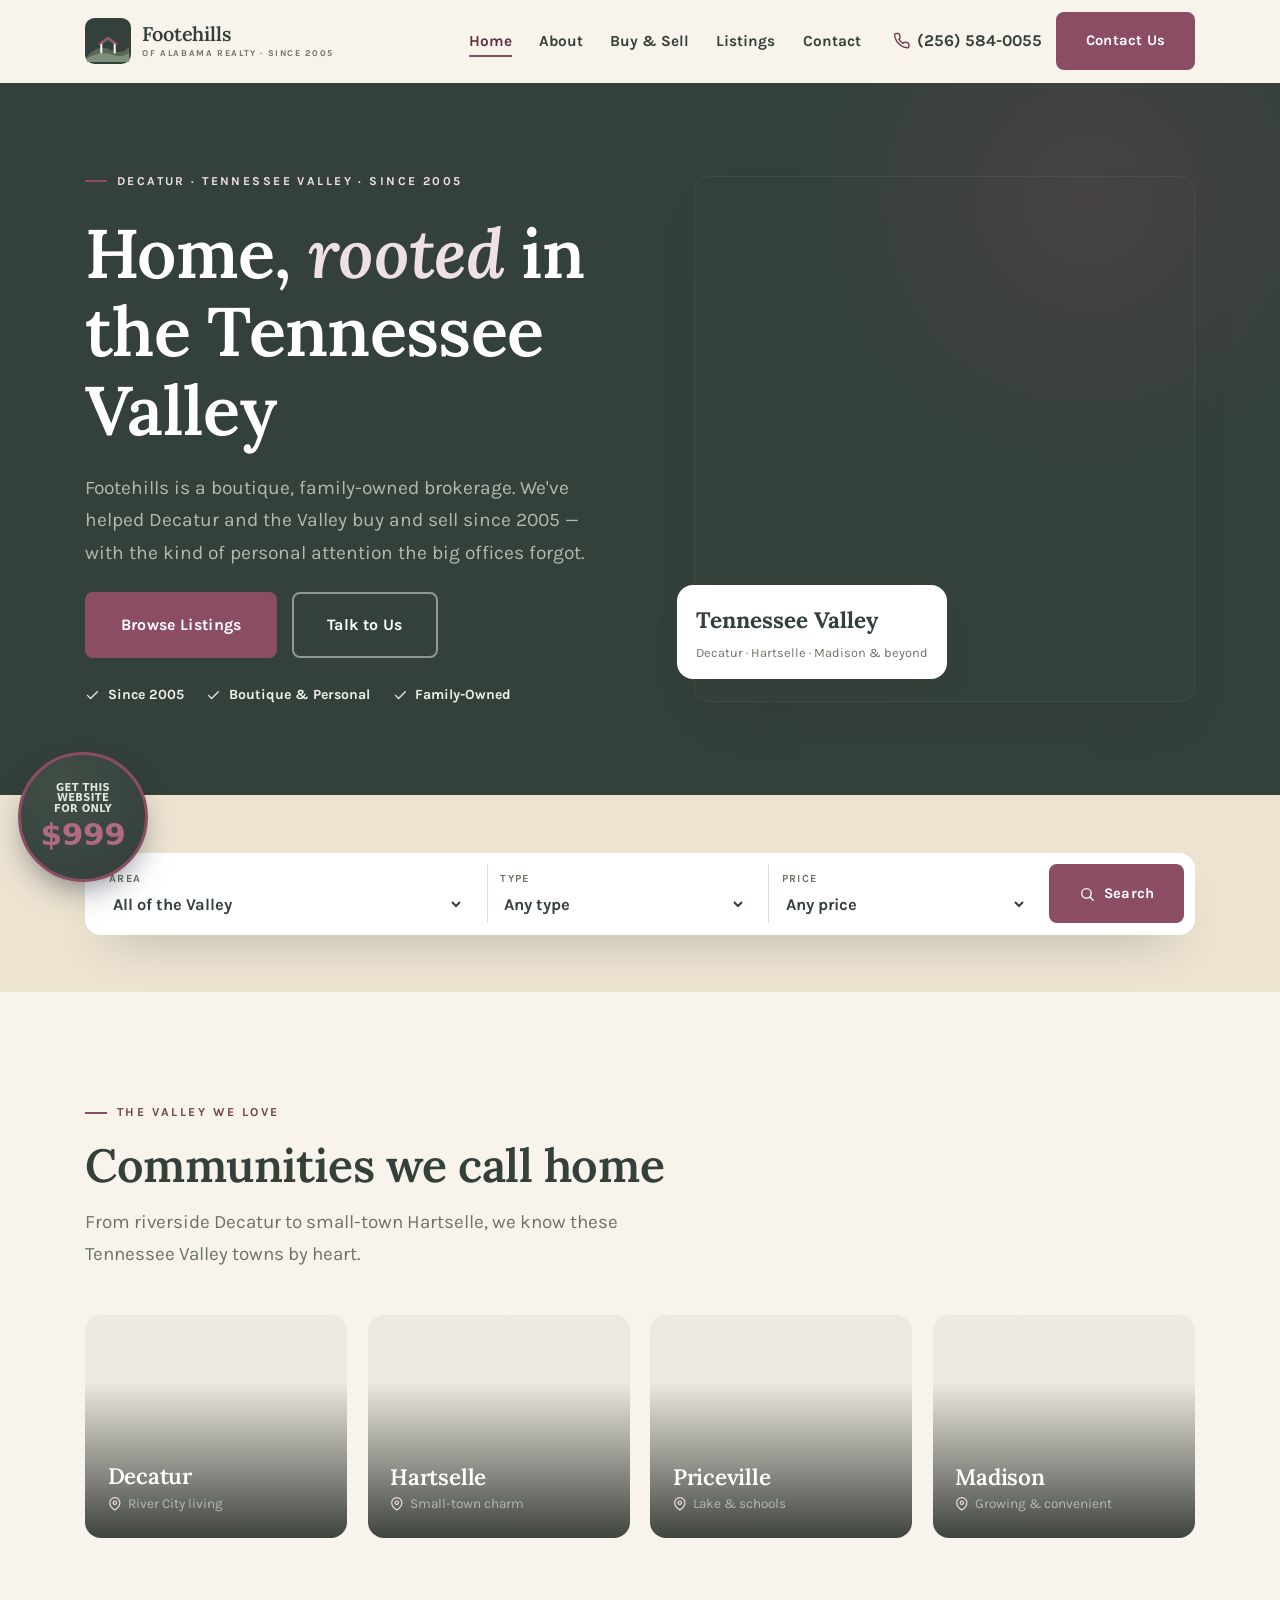
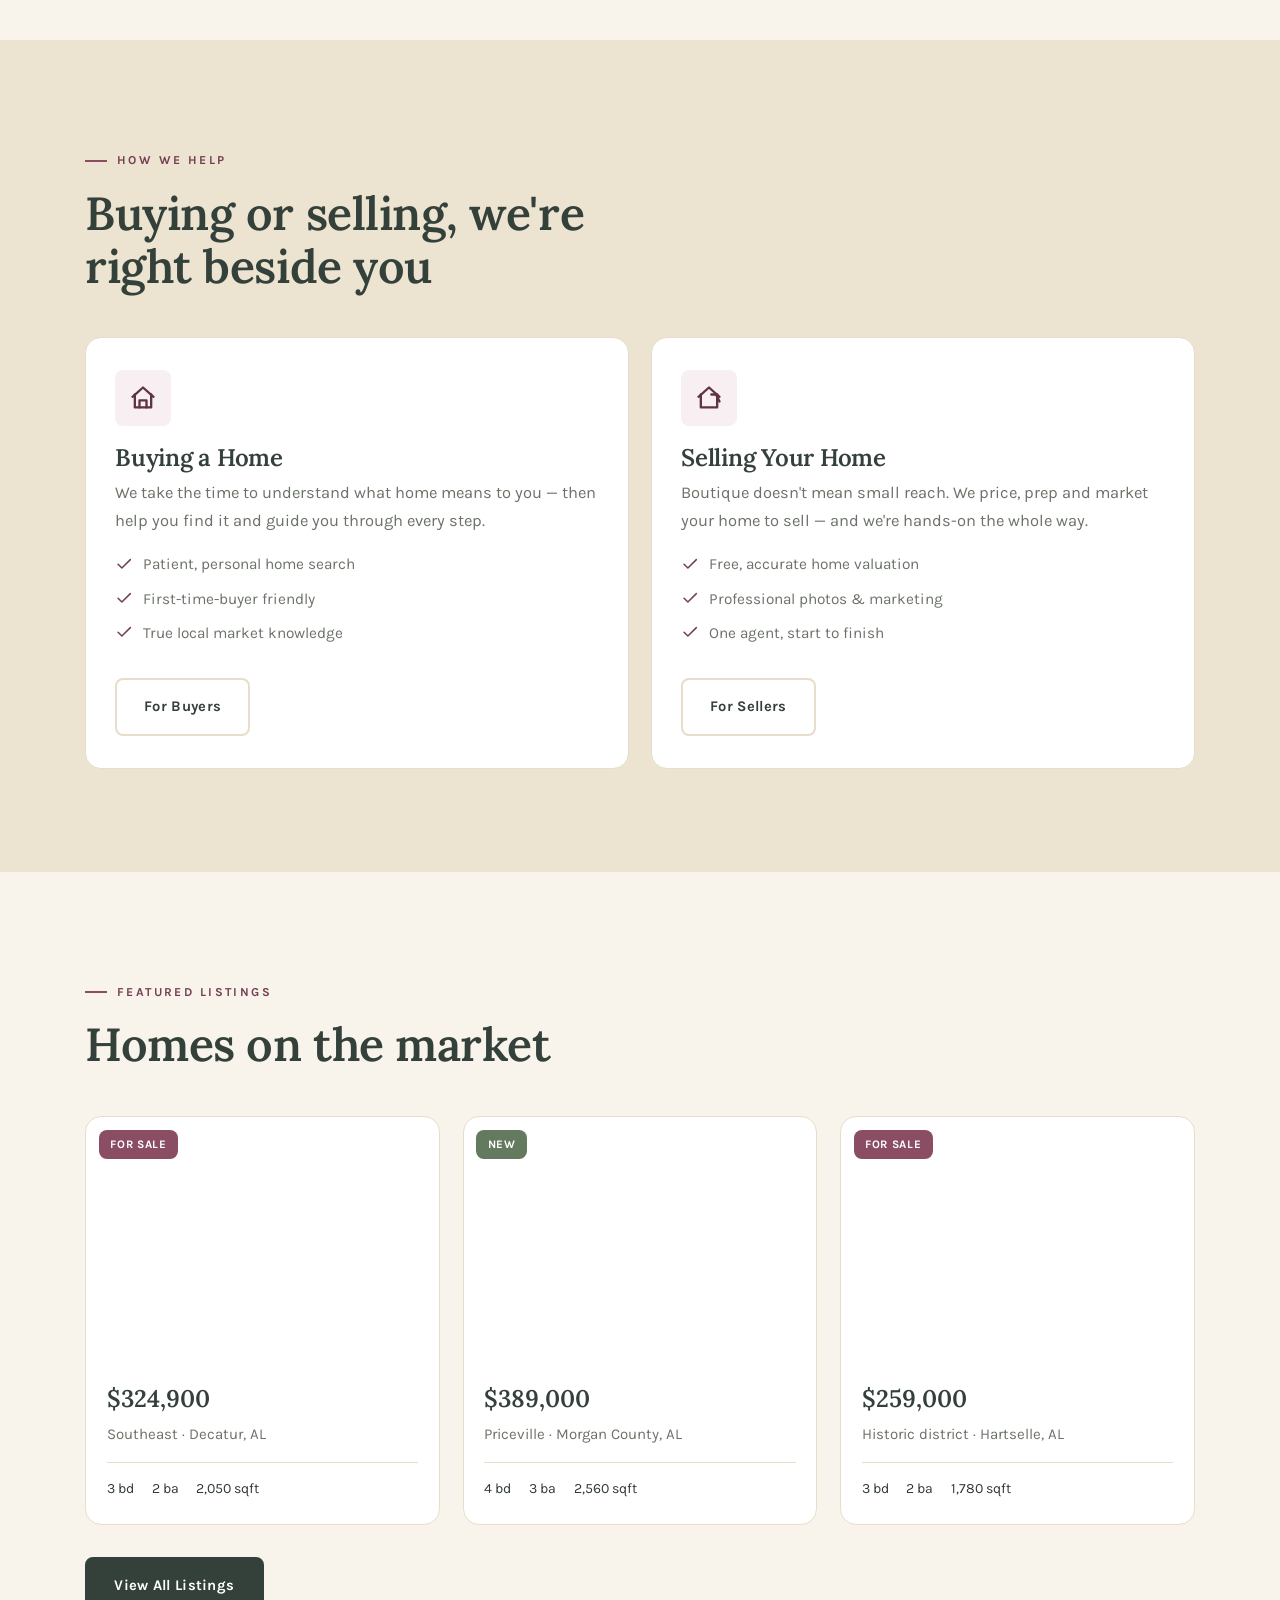
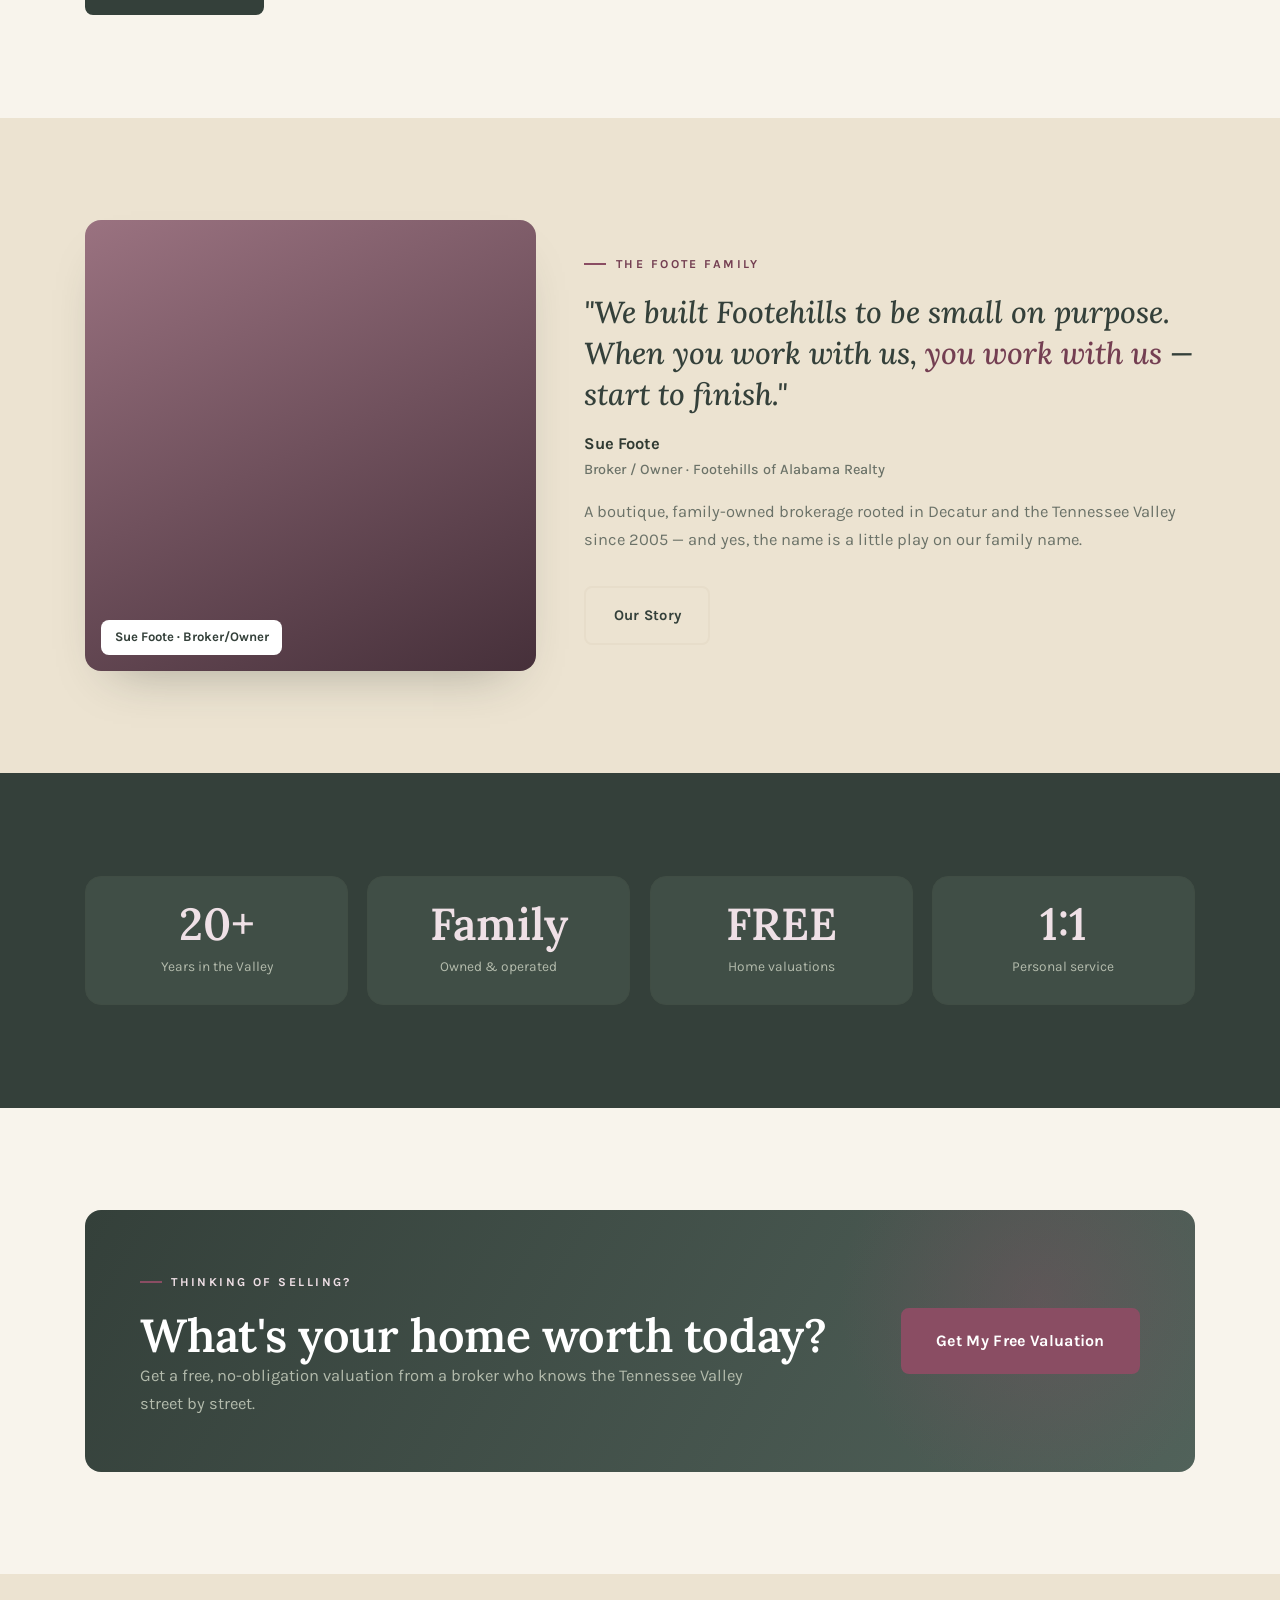
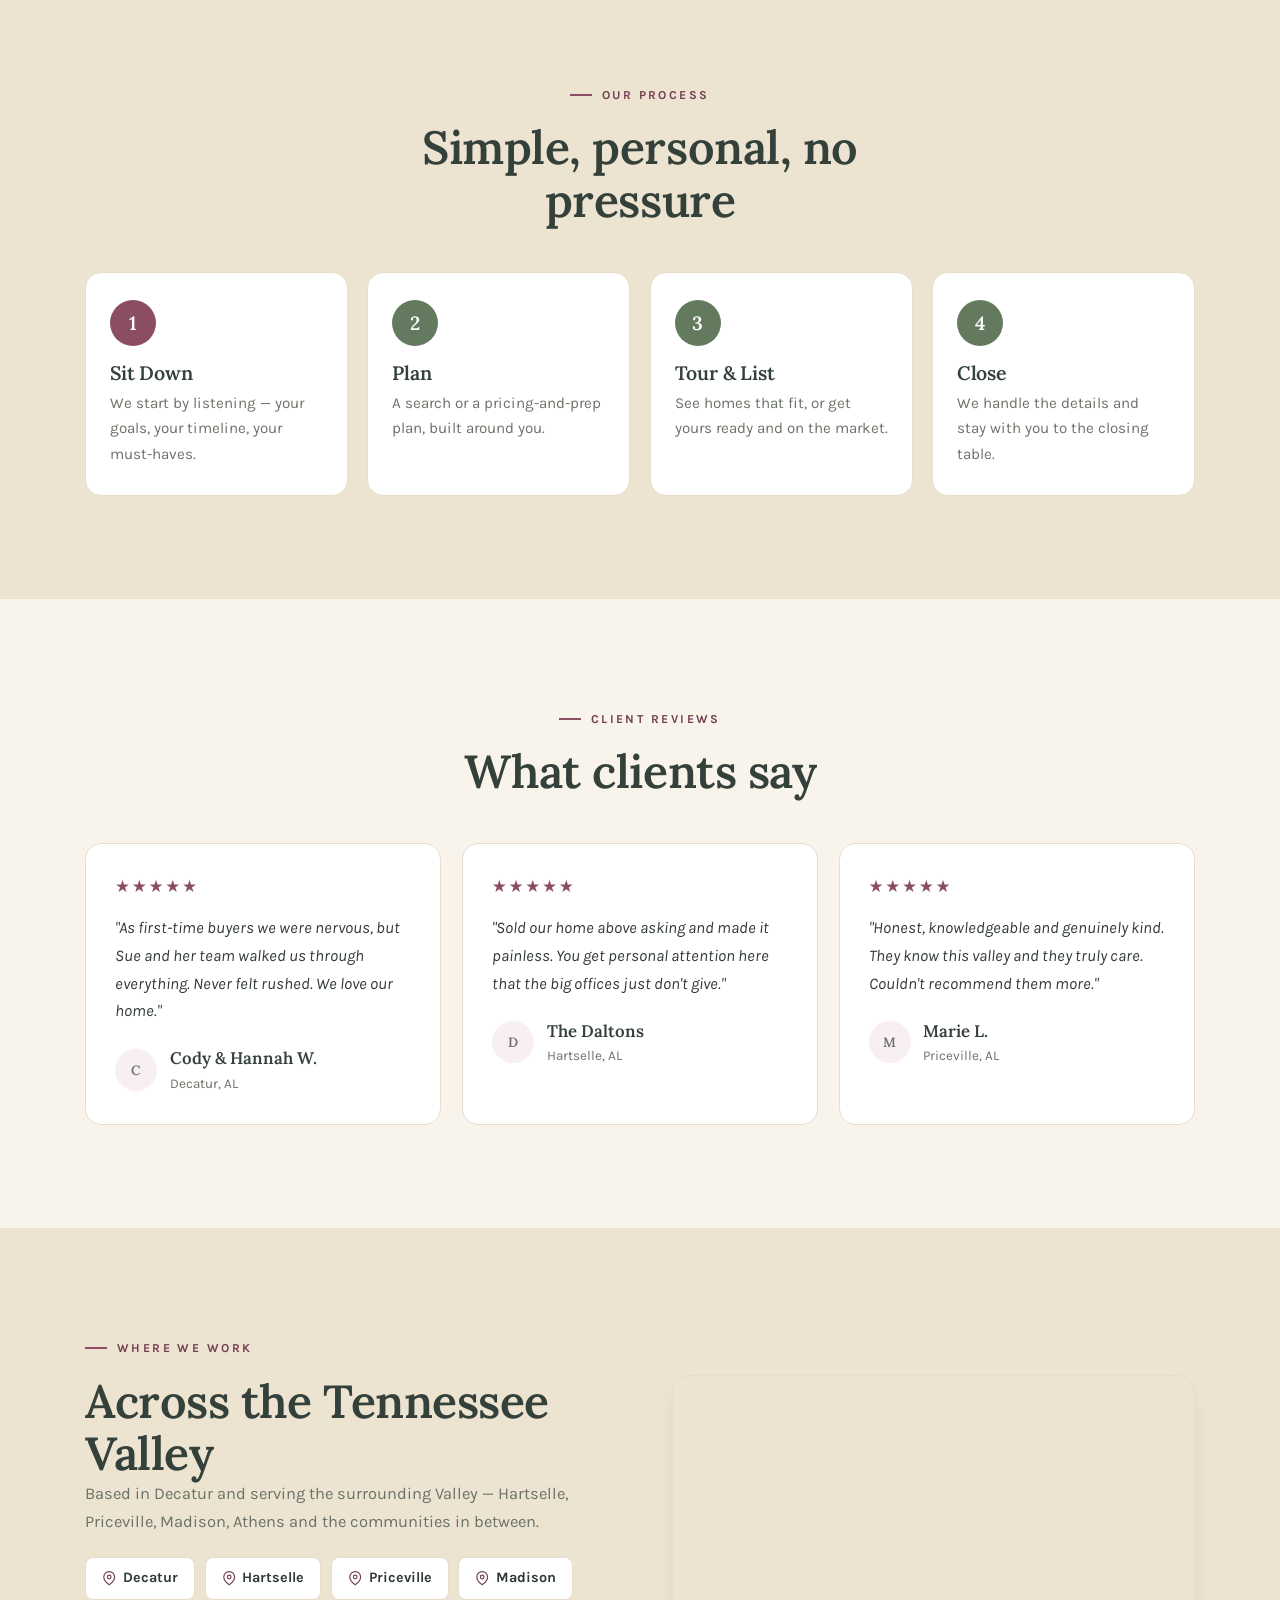
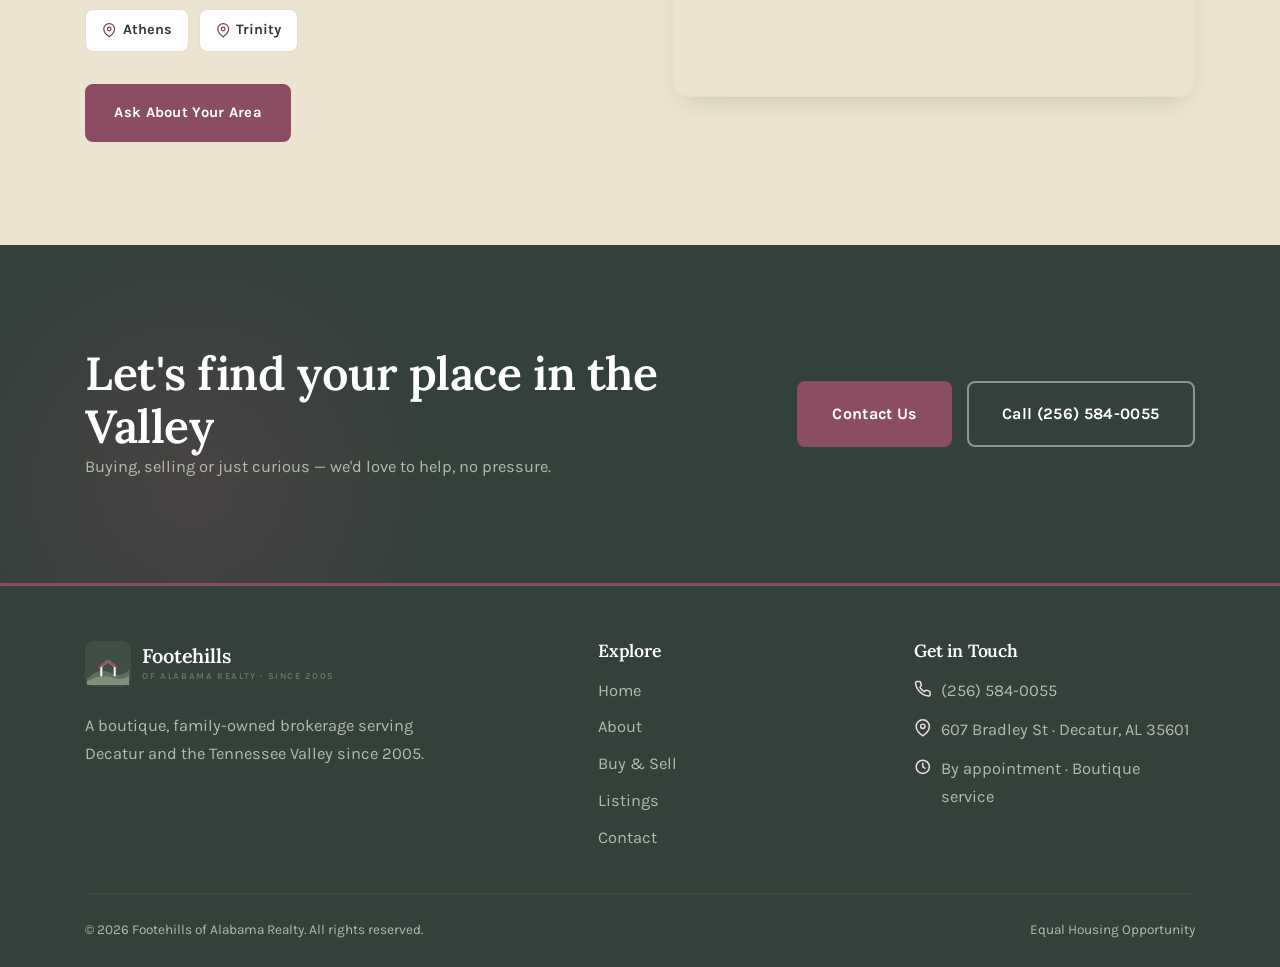
<file: index.html>
<!DOCTYPE html>
<html lang="en" class="no-js">
<head>
  <meta charset="UTF-8" />
  <meta name="viewport" content="width=device-width, initial-scale=1.0" />
  <title>Footehills of Alabama Realty | Homes in Decatur &amp; the Tennessee Valley</title>
  <meta name="description" content="Footehills of Alabama Realty is a boutique, family-owned brokerage in Decatur, AL serving the Tennessee Valley since 2005. Personal service for buyers and sellers. Call (256) 584-0055." />
  <meta name="theme-color" content="#34403a" />
  <link rel="canonical" href="https://footehillsrealty.example/" />

  <meta property="og:title" content="Footehills of Alabama Realty — Decatur & the Tennessee Valley" />
  <meta property="og:description" content="A boutique, family-owned brokerage serving North Alabama's Tennessee Valley since 2005." />
  <meta property="og:type" content="website" />
  <meta property="og:locale" content="en_US" />

  <link rel="icon" href="assets/icons/favicon.svg" type="image/svg+xml" />
  <link rel="preconnect" href="https://fonts.googleapis.com" />
  <link rel="preconnect" href="https://fonts.gstatic.com" crossorigin />
  <link href="https://fonts.googleapis.com/css2?family=Lora:ital,wght@0,500;0,600;1,500&family=Karla:wght@400;500;600;700&display=swap" rel="stylesheet" />
  <link rel="stylesheet" href="css/style.css" />

  <script type="application/ld+json">
  {
    "@context": "https://schema.org",
    "@type": "RealEstateAgent",
    "name": "Footehills of Alabama Realty",
    "telephone": "+1-256-584-0055",
    "foundingDate": "2005",
    "address": { "@type": "PostalAddress", "streetAddress": "607 Bradley St", "addressLocality": "Decatur", "addressRegion": "AL", "postalCode": "35601", "addressCountry": "US" },
    "areaServed": "Decatur & the Tennessee Valley, North Alabama",
    "description": "Boutique, family-owned real estate brokerage serving Decatur and the Tennessee Valley since 2005."
  }
  </script>
</head>
<body>
  <a class="skip-link" href="#main">Skip to content</a>

  <!-- ===================== HEADER ===================== -->
  <header class="header">
    <div class="container">
      <nav class="nav" aria-label="Primary">
        <a href="index.html" class="logo" aria-label="Footehills of Alabama Realty — home">
          <svg class="logo__mark" viewBox="0 0 48 48" aria-hidden="true">
            <rect width="48" height="48" rx="10" fill="#34403a"/>
            <path d="M2 40 Q14 27 26 33 T46 30 V46 H2 Z" fill="#7e9079" opacity=".5"/>
            <path d="M2 42 Q16 34 28 38 T46 36 V46 H2 Z" fill="#7e9079"/>
            <path d="M17 36V26l7-5 7 5v10" fill="none" stroke="#f8f4ec" stroke-width="2.2" stroke-linejoin="round" stroke-linecap="round"/>
            <path d="M15 27l9-6 9 6" fill="none" stroke="#8a4d63" stroke-width="2.5" stroke-linejoin="round" stroke-linecap="round"/>
          </svg>
          <span class="logo__name">Footehills<small>of Alabama Realty · Since 2005</small></span>
        </a>
        <div class="nav__menu" id="nav-menu">
          <ul class="nav__links">
            <li><a class="nav__link" href="index.html">Home</a></li>
            <li><a class="nav__link" href="about.html">About</a></li>
            <li><a class="nav__link" href="services.html">Buy &amp; Sell</a></li>
            <li><a class="nav__link" href="gallery.html">Listings</a></li>
            <li><a class="nav__link" href="contact.html">Contact</a></li>
          </ul>
          <div class="nav__actions">
            <a href="tel:+12565840055" class="nav__phone" aria-label="Call (256) 584-0055">
              <svg viewBox="0 0 24 24" fill="none" stroke="currentColor" stroke-width="2" stroke-linecap="round" stroke-linejoin="round" aria-hidden="true"><path d="M22 16.92v3a2 2 0 0 1-2.18 2 19.79 19.79 0 0 1-8.63-3.07 19.5 19.5 0 0 1-6-6 19.79 19.79 0 0 1-3.07-8.67A2 2 0 0 1 4.11 2h3a2 2 0 0 1 2 1.72c.13.96.36 1.9.7 2.81a2 2 0 0 1-.45 2.11L8.09 9.91a16 16 0 0 0 6 6l1.27-1.27a2 2 0 0 1 2.11-.45c.91.34 1.85.57 2.81.7A2 2 0 0 1 22 16.92Z"/></svg>
              (256) 584-0055
            </a>
            <a href="contact.html" class="btn">Contact Us</a>
          </div>
        </div>
        <button class="nav__toggle" aria-label="Toggle menu" aria-controls="nav-menu" aria-expanded="false"><span></span></button>
      </nav>
    </div>
  </header>
  <div class="nav-scrim" aria-hidden="true"></div>

  <main id="main">

    <!-- ===================== HERO ===================== -->
    <section class="hero">
      <div class="container hero__inner">
        <div class="hero__copy">
          <span class="eyebrow eyebrow--light reveal">Decatur · Tennessee Valley · Since 2005</span>
          <h1 class="reveal" data-delay="1">Home, <em>rooted</em> in the Tennessee Valley</h1>
          <p class="hero__lead reveal" data-delay="2">Footehills is a boutique, family-owned brokerage. We've helped Decatur and the Valley buy and sell since 2005 — with the kind of personal attention the big offices forgot.</p>
          <div class="hero__actions reveal" data-delay="3">
            <a href="gallery.html" class="btn btn--lg">Browse Listings</a>
            <a href="contact.html" class="btn btn--ghost-light btn--lg">Talk to Us</a>
          </div>
          <div class="hero__chips reveal" data-delay="3">
            <span class="hero__chip"><svg viewBox="0 0 24 24" fill="none" stroke="currentColor" stroke-width="2.2" stroke-linecap="round" stroke-linejoin="round"><polyline points="20 6 9 17 4 12"/></svg>Since 2005</span>
            <span class="hero__chip"><svg viewBox="0 0 24 24" fill="none" stroke="currentColor" stroke-width="2.2" stroke-linecap="round" stroke-linejoin="round"><polyline points="20 6 9 17 4 12"/></svg>Boutique &amp; Personal</span>
            <span class="hero__chip"><svg viewBox="0 0 24 24" fill="none" stroke="currentColor" stroke-width="2.2" stroke-linecap="round" stroke-linejoin="round"><polyline points="20 6 9 17 4 12"/></svg>Family-Owned</span>
          </div>
        </div>
        <div class="hero__visual reveal" data-delay="2">
          <!-- Replace background with a real Tennessee Valley home photo -->
          <div class="hero__img" role="img" aria-label="A Tennessee Valley home"></div>
          <div class="hero__card"><b>Tennessee Valley</b><span>Decatur · Hartselle · Madison &amp; beyond</span></div>
        </div>
      </div>
    </section>

    <!-- ===================== SEARCH ===================== -->
    <section class="section--tight section--sand">
      <div class="container">
        <form class="searchbar reveal" aria-label="Search homes" onsubmit="window.location='contact.html';return false;">
          <div class="searchbar__field">
            <label for="area">Area</label>
            <select id="area" name="area"><option>All of the Valley</option><option>Decatur</option><option>Hartselle</option><option>Priceville</option><option>Madison</option><option>Athens</option></select>
          </div>
          <div class="searchbar__field">
            <label for="type">Type</label>
            <select id="type" name="type"><option>Any type</option><option>Single-family</option><option>Townhome / Condo</option><option>Land</option><option>New construction</option></select>
          </div>
          <div class="searchbar__field">
            <label for="price">Price</label>
            <select id="price" name="price"><option>Any price</option><option>Up to $200k</option><option>$200k–$350k</option><option>$350k–$500k</option><option>$500k+</option></select>
          </div>
          <button type="submit" class="btn"><svg viewBox="0 0 24 24" fill="none" stroke="currentColor" stroke-width="2" stroke-linecap="round" stroke-linejoin="round"><circle cx="11" cy="11" r="7"/><line x1="21" y1="21" x2="16.65" y2="16.65"/></svg>Search</button>
        </form>
      </div>
    </section>

    <!-- ===================== COMMUNITIES ===================== -->
    <section class="section" aria-labelledby="comm-h">
      <div class="container">
        <div class="section-head reveal">
          <span class="eyebrow">The Valley We Love</span>
          <h2 id="comm-h" style="margin-top:1rem">Communities we call home</h2>
          <p class="lead">From riverside Decatur to small-town Hartselle, we know these Tennessee Valley towns by heart.</p>
        </div>
        <!-- Placeholder backgrounds — replace each .community with a real town photo -->
        <div class="communities reveal">
          <a class="community c-1" href="contact.html"><h3>Decatur</h3><span><svg viewBox="0 0 24 24" fill="none" stroke="currentColor" stroke-width="2"><path d="M21 10c0 7-9 13-9 13s-9-6-9-13a9 9 0 0 1 18 0Z"/><circle cx="12" cy="10" r="3"/></svg>River City living</span></a>
          <a class="community c-2" href="contact.html"><h3>Hartselle</h3><span><svg viewBox="0 0 24 24" fill="none" stroke="currentColor" stroke-width="2"><path d="M21 10c0 7-9 13-9 13s-9-6-9-13a9 9 0 0 1 18 0Z"/><circle cx="12" cy="10" r="3"/></svg>Small-town charm</span></a>
          <a class="community c-3" href="contact.html"><h3>Priceville</h3><span><svg viewBox="0 0 24 24" fill="none" stroke="currentColor" stroke-width="2"><path d="M21 10c0 7-9 13-9 13s-9-6-9-13a9 9 0 0 1 18 0Z"/><circle cx="12" cy="10" r="3"/></svg>Lake &amp; schools</span></a>
          <a class="community c-4" href="contact.html"><h3>Madison</h3><span><svg viewBox="0 0 24 24" fill="none" stroke="currentColor" stroke-width="2"><path d="M21 10c0 7-9 13-9 13s-9-6-9-13a9 9 0 0 1 18 0Z"/><circle cx="12" cy="10" r="3"/></svg>Growing &amp; convenient</span></a>
        </div>
      </div>
    </section>

    <!-- ===================== BUY / SELL ===================== -->
    <section class="section section--sand" aria-labelledby="duo-h">
      <div class="container">
        <div class="section-head reveal">
          <span class="eyebrow">How We Help</span>
          <h2 id="duo-h" style="margin-top:1rem">Buying or selling, we're right beside you</h2>
        </div>
        <div class="duo reveal">
          <div class="duo__card">
            <div class="duo__ic"><svg viewBox="0 0 24 24" fill="none" stroke="currentColor" stroke-width="2" stroke-linecap="round" stroke-linejoin="round"><path d="M3 11l9-8 9 8"/><path d="M5 9v11h14V9"/><path d="M9 20v-6h6v6"/></svg></div>
            <h3>Buying a Home</h3>
            <p>We take the time to understand what home means to you — then help you find it and guide you through every step.</p>
            <ul>
              <li><svg viewBox="0 0 24 24" fill="none" stroke="currentColor" stroke-width="2" stroke-linecap="round" stroke-linejoin="round"><polyline points="20 6 9 17 4 12"/></svg>Patient, personal home search</li>
              <li><svg viewBox="0 0 24 24" fill="none" stroke="currentColor" stroke-width="2" stroke-linecap="round" stroke-linejoin="round"><polyline points="20 6 9 17 4 12"/></svg>First-time-buyer friendly</li>
              <li><svg viewBox="0 0 24 24" fill="none" stroke="currentColor" stroke-width="2" stroke-linecap="round" stroke-linejoin="round"><polyline points="20 6 9 17 4 12"/></svg>True local market knowledge</li>
            </ul>
            <a href="services.html#buying" class="btn btn--ghost mt-2">For Buyers</a>
          </div>
          <div class="duo__card">
            <div class="duo__ic"><svg viewBox="0 0 24 24" fill="none" stroke="currentColor" stroke-width="2" stroke-linecap="round" stroke-linejoin="round"><path d="M3 11l9-8 9 8"/><path d="M5 9v11h14V9"/><path d="M14 9h4l3 6"/></svg></div>
            <h3>Selling Your Home</h3>
            <p>Boutique doesn't mean small reach. We price, prep and market your home to sell — and we're hands-on the whole way.</p>
            <ul>
              <li><svg viewBox="0 0 24 24" fill="none" stroke="currentColor" stroke-width="2" stroke-linecap="round" stroke-linejoin="round"><polyline points="20 6 9 17 4 12"/></svg>Free, accurate home valuation</li>
              <li><svg viewBox="0 0 24 24" fill="none" stroke="currentColor" stroke-width="2" stroke-linecap="round" stroke-linejoin="round"><polyline points="20 6 9 17 4 12"/></svg>Professional photos &amp; marketing</li>
              <li><svg viewBox="0 0 24 24" fill="none" stroke="currentColor" stroke-width="2" stroke-linecap="round" stroke-linejoin="round"><polyline points="20 6 9 17 4 12"/></svg>One agent, start to finish</li>
            </ul>
            <a href="services.html#selling" class="btn btn--ghost mt-2">For Sellers</a>
          </div>
        </div>
      </div>
    </section>

    <!-- ===================== FEATURED LISTINGS ===================== -->
    <section class="section" aria-labelledby="feat-h">
      <div class="container">
        <div class="section-head reveal">
          <span class="eyebrow">Featured Listings</span>
          <h2 id="feat-h" style="margin-top:1rem">Homes on the market</h2>
        </div>
        <!-- SAMPLE listings — replace with real MLS/IDX inventory before launch. -->
        <div class="properties reveal">
          <article class="property">
            <div class="property__media p-1"><span class="property__badge">For Sale</span></div>
            <div class="property__body"><div class="property__price">$324,900</div><div class="property__addr">Southeast · Decatur, AL</div><div class="property__meta"><span>3 bd</span><span>2 ba</span><span>2,050 sqft</span></div></div>
          </article>
          <article class="property">
            <div class="property__media p-2"><span class="property__badge property__badge--new">New</span></div>
            <div class="property__body"><div class="property__price">$389,000</div><div class="property__addr">Priceville · Morgan County, AL</div><div class="property__meta"><span>4 bd</span><span>3 ba</span><span>2,560 sqft</span></div></div>
          </article>
          <article class="property">
            <div class="property__media p-4"><span class="property__badge">For Sale</span></div>
            <div class="property__body"><div class="property__price">$259,000</div><div class="property__addr">Historic district · Hartselle, AL</div><div class="property__meta"><span>3 bd</span><span>2 ba</span><span>1,780 sqft</span></div></div>
          </article>
        </div>
        <p class="mt-2"><a href="gallery.html" class="btn btn--ink">View All Listings</a></p>
      </div>
    </section>

    <!-- ===================== OWNER / SINCE 2005 ===================== -->
    <section class="section section--sand" aria-labelledby="owner-h">
      <div class="container owner">
        <div class="owner__photo reveal">
          <!-- Replace background with a real photo of Sue Foote / the team -->
          <span class="pill">Sue Foote · Broker/Owner</span>
        </div>
        <div class="reveal" data-delay="1">
          <span class="eyebrow">The Foote Family</span>
          <p class="owner__quote" id="owner-h" style="margin-top:1rem">"We built Footehills to be small on purpose. When you work with us, <span class="hl">you work with us</span> — start to finish."</p>
          <p class="owner__by">Sue Foote<span>Broker / Owner · Footehills of Alabama Realty</span></p>
          <p class="muted" style="margin-top:1rem">A boutique, family-owned brokerage rooted in Decatur and the Tennessee Valley since 2005 — and yes, the name is a little play on our family name.</p>
          <a href="about.html" class="btn btn--ghost mt-2">Our Story</a>
        </div>
      </div>
    </section>

    <!-- ===================== STATS ===================== -->
    <!-- "20 years" is real (since 2005). Other tiles are commitments — confirm before launch. -->
    <section class="section section--ink" aria-label="By the numbers">
      <div class="container">
        <div class="stats">
          <div class="stat reveal"><div class="stat__num"><span data-count="20" data-suffix="+">0+</span></div><div class="stat__label">Years in the Valley</div></div>
          <div class="stat reveal" data-delay="1"><div class="stat__num">Family</div><div class="stat__label">Owned &amp; operated</div></div>
          <div class="stat reveal" data-delay="2"><div class="stat__num">FREE</div><div class="stat__label">Home valuations</div></div>
          <div class="stat reveal" data-delay="3"><div class="stat__num">1:1</div><div class="stat__label">Personal service</div></div>
        </div>
      </div>
    </section>

    <!-- ===================== VALUATION CTA ===================== -->
    <section class="section">
      <div class="container">
        <div class="valuation reveal">
          <div class="valuation__inner">
            <div>
              <span class="eyebrow eyebrow--light">Thinking of Selling?</span>
              <h2 style="margin-top:1rem">What's your home worth today?</h2>
              <p>Get a free, no-obligation valuation from a broker who knows the Tennessee Valley street by street.</p>
            </div>
            <div><a href="contact.html" class="btn btn--lg">Get My Free Valuation</a></div>
          </div>
        </div>
      </div>
    </section>

    <!-- ===================== PROCESS ===================== -->
    <section class="section section--sand" aria-labelledby="how-h">
      <div class="container">
        <div class="section-head section-head--center reveal">
          <span class="eyebrow eyebrow--center">Our Process</span>
          <h2 id="how-h" style="margin-top:1rem">Simple, personal, no pressure</h2>
        </div>
        <div class="steps">
          <div class="step reveal"><div class="step__n">1</div><h3>Sit Down</h3><p>We start by listening — your goals, your timeline, your must-haves.</p></div>
          <div class="step reveal" data-delay="1"><div class="step__n">2</div><h3>Plan</h3><p>A search or a pricing-and-prep plan, built around you.</p></div>
          <div class="step reveal" data-delay="2"><div class="step__n">3</div><h3>Tour &amp; List</h3><p>See homes that fit, or get yours ready and on the market.</p></div>
          <div class="step reveal" data-delay="3"><div class="step__n">4</div><h3>Close</h3><p>We handle the details and stay with you to the closing table.</p></div>
        </div>
      </div>
    </section>

    <!-- ===================== REVIEWS ===================== -->
    <!-- PLACEHOLDER reviews — replace with real client reviews before launch. -->
    <section class="section" aria-labelledby="rev-h">
      <div class="container">
        <div class="section-head section-head--center reveal">
          <span class="eyebrow eyebrow--center">Client Reviews</span>
          <h2 id="rev-h" style="margin-top:1rem">What clients say</h2>
        </div>
        <div class="reviews">
          <figure class="review reveal">
            <div class="review__stars" aria-label="5 out of 5 stars">★★★★★</div>
            <blockquote><p>"As first-time buyers we were nervous, but Sue and her team walked us through everything. Never felt rushed. We love our home."</p></blockquote>
            <figcaption class="review__by"><span class="review__av">C</span><span><b>Cody &amp; Hannah W.</b><span>Decatur, AL</span></span></figcaption>
          </figure>
          <figure class="review reveal" data-delay="1">
            <div class="review__stars" aria-label="5 out of 5 stars">★★★★★</div>
            <blockquote><p>"Sold our home above asking and made it painless. You get personal attention here that the big offices just don't give."</p></blockquote>
            <figcaption class="review__by"><span class="review__av">D</span><span><b>The Daltons</b><span>Hartselle, AL</span></span></figcaption>
          </figure>
          <figure class="review reveal" data-delay="2">
            <div class="review__stars" aria-label="5 out of 5 stars">★★★★★</div>
            <blockquote><p>"Honest, knowledgeable and genuinely kind. They know this valley and they truly care. Couldn't recommend them more."</p></blockquote>
            <figcaption class="review__by"><span class="review__av">M</span><span><b>Marie L.</b><span>Priceville, AL</span></span></figcaption>
          </figure>
        </div>
      </div>
    </section>

    <!-- ===================== SERVICE AREA ===================== -->
    <section class="section section--sand" aria-labelledby="area-h">
      <div class="container split">
        <div class="reveal">
          <span class="eyebrow">Where We Work</span>
          <h2 id="area-h" style="margin-top:1rem">Across the Tennessee Valley</h2>
          <p class="muted">Based in Decatur and serving the surrounding Valley — Hartselle, Priceville, Madison, Athens and the communities in between.</p>
          <div class="area__chips">
            <span class="area__chip"><svg viewBox="0 0 24 24" fill="none" stroke="currentColor" stroke-width="2"><path d="M21 10c0 7-9 13-9 13s-9-6-9-13a9 9 0 0 1 18 0Z"/><circle cx="12" cy="10" r="3"/></svg>Decatur</span>
            <span class="area__chip"><svg viewBox="0 0 24 24" fill="none" stroke="currentColor" stroke-width="2"><path d="M21 10c0 7-9 13-9 13s-9-6-9-13a9 9 0 0 1 18 0Z"/><circle cx="12" cy="10" r="3"/></svg>Hartselle</span>
            <span class="area__chip"><svg viewBox="0 0 24 24" fill="none" stroke="currentColor" stroke-width="2"><path d="M21 10c0 7-9 13-9 13s-9-6-9-13a9 9 0 0 1 18 0Z"/><circle cx="12" cy="10" r="3"/></svg>Priceville</span>
            <span class="area__chip"><svg viewBox="0 0 24 24" fill="none" stroke="currentColor" stroke-width="2"><path d="M21 10c0 7-9 13-9 13s-9-6-9-13a9 9 0 0 1 18 0Z"/><circle cx="12" cy="10" r="3"/></svg>Madison</span>
            <span class="area__chip"><svg viewBox="0 0 24 24" fill="none" stroke="currentColor" stroke-width="2"><path d="M21 10c0 7-9 13-9 13s-9-6-9-13a9 9 0 0 1 18 0Z"/><circle cx="12" cy="10" r="3"/></svg>Athens</span>
            <span class="area__chip"><svg viewBox="0 0 24 24" fill="none" stroke="currentColor" stroke-width="2"><path d="M21 10c0 7-9 13-9 13s-9-6-9-13a9 9 0 0 1 18 0Z"/><circle cx="12" cy="10" r="3"/></svg>Trinity</span>
          </div>
          <a href="contact.html" class="btn mt-2">Ask About Your Area</a>
        </div>
        <div class="area__map reveal" data-delay="1">
          <iframe title="Footehills of Alabama Realty service area — Decatur, Alabama"
            src="https://www.google.com/maps?q=Decatur,%20Alabama&output=embed"
            loading="lazy" referrerpolicy="no-referrer-when-downgrade"></iframe>
        </div>
      </div>
    </section>

    <!-- ===================== CTA ===================== -->
    <section class="section cta">
      <div class="container cta__inner">
        <div class="reveal">
          <h2>Let's find your place in the Valley</h2>
          <p>Buying, selling or just curious — we'd love to help, no pressure.</p>
        </div>
        <div class="hero__actions reveal" data-delay="1">
          <a href="contact.html" class="btn btn--lg">Contact Us</a>
          <a href="tel:+12565840055" class="btn btn--ghost-light btn--lg">Call (256) 584-0055</a>
        </div>
      </div>
    </section>
  </main>

  <!-- ===================== FOOTER ===================== -->
  <footer class="footer">
    <div class="container">
      <div class="footer__grid">
        <div class="footer__about">
          <a href="index.html" class="logo" aria-label="Footehills of Alabama Realty — home">
            <svg class="logo__mark" viewBox="0 0 48 48" aria-hidden="true">
              <rect width="48" height="48" rx="10" fill="#404e46"/>
              <path d="M2 40 Q14 27 26 33 T46 30 V46 H2 Z" fill="#7e9079" opacity=".5"/>
              <path d="M2 42 Q16 34 28 38 T46 36 V46 H2 Z" fill="#7e9079"/>
              <path d="M17 36V26l7-5 7 5v10" fill="none" stroke="#f8f4ec" stroke-width="2.2" stroke-linejoin="round" stroke-linecap="round"/>
              <path d="M15 27l9-6 9 6" fill="none" stroke="#8a4d63" stroke-width="2.5" stroke-linejoin="round" stroke-linecap="round"/>
            </svg>
            <span class="logo__name">Footehills<small>of Alabama Realty · Since 2005</small></span>
          </a>
          <p>A boutique, family-owned brokerage serving Decatur and the Tennessee Valley since 2005.</p>
        </div>
        <div>
          <h4>Explore</h4>
          <ul class="footer__links">
            <li><a href="index.html">Home</a></li>
            <li><a href="about.html">About</a></li>
            <li><a href="services.html">Buy &amp; Sell</a></li>
            <li><a href="gallery.html">Listings</a></li>
            <li><a href="contact.html">Contact</a></li>
          </ul>
        </div>
        <div>
          <h4>Get in Touch</h4>
          <ul class="footer__contact">
            <li><svg viewBox="0 0 24 24" fill="none" stroke="currentColor" stroke-width="2" stroke-linecap="round" stroke-linejoin="round"><path d="M22 16.92v3a2 2 0 0 1-2.18 2 19.79 19.79 0 0 1-8.63-3.07 19.5 19.5 0 0 1-6-6 19.79 19.79 0 0 1-3.07-8.67A2 2 0 0 1 4.11 2h3a2 2 0 0 1 2 1.72c.13.96.36 1.9.7 2.81a2 2 0 0 1-.45 2.11L8.09 9.91a16 16 0 0 0 6 6l1.27-1.27a2 2 0 0 1 2.11-.45c.91.34 1.85.57 2.81.7A2 2 0 0 1 22 16.92Z"/></svg><a href="tel:+12565840055">(256) 584-0055</a></li>
            <li><svg viewBox="0 0 24 24" fill="none" stroke="currentColor" stroke-width="2" stroke-linecap="round" stroke-linejoin="round"><path d="M21 10c0 7-9 13-9 13s-9-6-9-13a9 9 0 0 1 18 0Z"/><circle cx="12" cy="10" r="3"/></svg><span>607 Bradley St · Decatur, AL 35601</span></li>
            <li><svg viewBox="0 0 24 24" fill="none" stroke="currentColor" stroke-width="2" stroke-linecap="round" stroke-linejoin="round"><circle cx="12" cy="12" r="9"/><polyline points="12 7 12 12 15 14"/></svg><span>By appointment · Boutique service</span></li>
          </ul>
        </div>
      </div>
      <div class="footer__bottom">
        <span>&copy; <span id="year">2026</span> Footehills of Alabama Realty. All rights reserved.</span>
        <span>Equal Housing Opportunity</span>
      </div>
    </div>
  </footer>

  <button class="to-top" aria-label="Back to top"><svg viewBox="0 0 24 24" fill="none" stroke="currentColor" stroke-width="2.4" stroke-linecap="round" stroke-linejoin="round" width="20" height="20"><polyline points="18 15 12 9 6 15"/></svg></button>

  <nav class="callbar" aria-label="Quick actions">
    <a href="tel:+12565840055"><svg viewBox="0 0 24 24" fill="none" stroke="currentColor" stroke-width="2" stroke-linecap="round" stroke-linejoin="round"><path d="M22 16.92v3a2 2 0 0 1-2.18 2 19.79 19.79 0 0 1-8.63-3.07 19.5 19.5 0 0 1-6-6 19.79 19.79 0 0 1-3.07-8.67A2 2 0 0 1 4.11 2h3a2 2 0 0 1 2 1.72c.13.96.36 1.9.7 2.81a2 2 0 0 1-.45 2.11L8.09 9.91a16 16 0 0 0 6 6l1.27-1.27a2 2 0 0 1 2.11-.45c.91.34 1.85.57 2.81.7A2 2 0 0 1 22 16.92Z"/></svg>Call</a>
    <a href="contact.html"><svg viewBox="0 0 24 24" fill="none" stroke="currentColor" stroke-width="2" stroke-linecap="round" stroke-linejoin="round"><path d="M14 2H6a2 2 0 0 0-2 2v16a2 2 0 0 0 2 2h12a2 2 0 0 0 2-2V8z"/><polyline points="14 2 14 8 20 8"/></svg>Contact</a>
  </nav>

  <script src="js/main.js" defer></script>

  <!-- aurora-cta : agency upsell button -->
  <a class="aurora-cta" href="https://auroraadv.co/?tab=wizard" target="_blank" rel="noopener" aria-label="Get this website for only $999 — built by Aurora">
    <span class="aurora-cta__top">Get this website<br>for only</span>
    <span class="aurora-cta__price">$999</span>
  </a>
  <style>
  .aurora-cta{position:fixed;left:18px;bottom:18px;z-index:58;width:130px;height:130px;border-radius:50%;display:flex;flex-direction:column;align-items:center;justify-content:center;text-align:center;gap:3px;padding:8px;background:radial-gradient(circle at 32% 26%,#404e46,#34403a);color:#fff;text-decoration:none;border:3px solid #8a4d63;box-shadow:0 14px 32px -10px rgba(15,23,42,.55);font-family:system-ui,-apple-system,"Segoe UI",Roboto,sans-serif;line-height:1.08;transition:transform .2s ease,box-shadow .2s ease;}
  .aurora-cta:hover{transform:translateY(-3px) scale(1.05);box-shadow:0 20px 40px -10px rgba(15,23,42,.6);}
  .aurora-cta:focus-visible{outline:3px solid #8a4d63;outline-offset:3px;}
  .aurora-cta__top{font-size:10px;font-weight:700;letter-spacing:.03em;text-transform:uppercase;color:#e3e6df;}
  .aurora-cta__price{font-size:31px;font-weight:800;color:#b06a82;letter-spacing:-.01em;}
  @media (max-width:760px){.aurora-cta{width:106px;height:106px;left:12px;bottom:68px;border-width:2px;}.aurora-cta__top{font-size:8.5px;}.aurora-cta__price{font-size:25px;}}
  @media (prefers-reduced-motion:reduce){.aurora-cta{transition:none;}}
  </style>
</body>
</html>
</file>
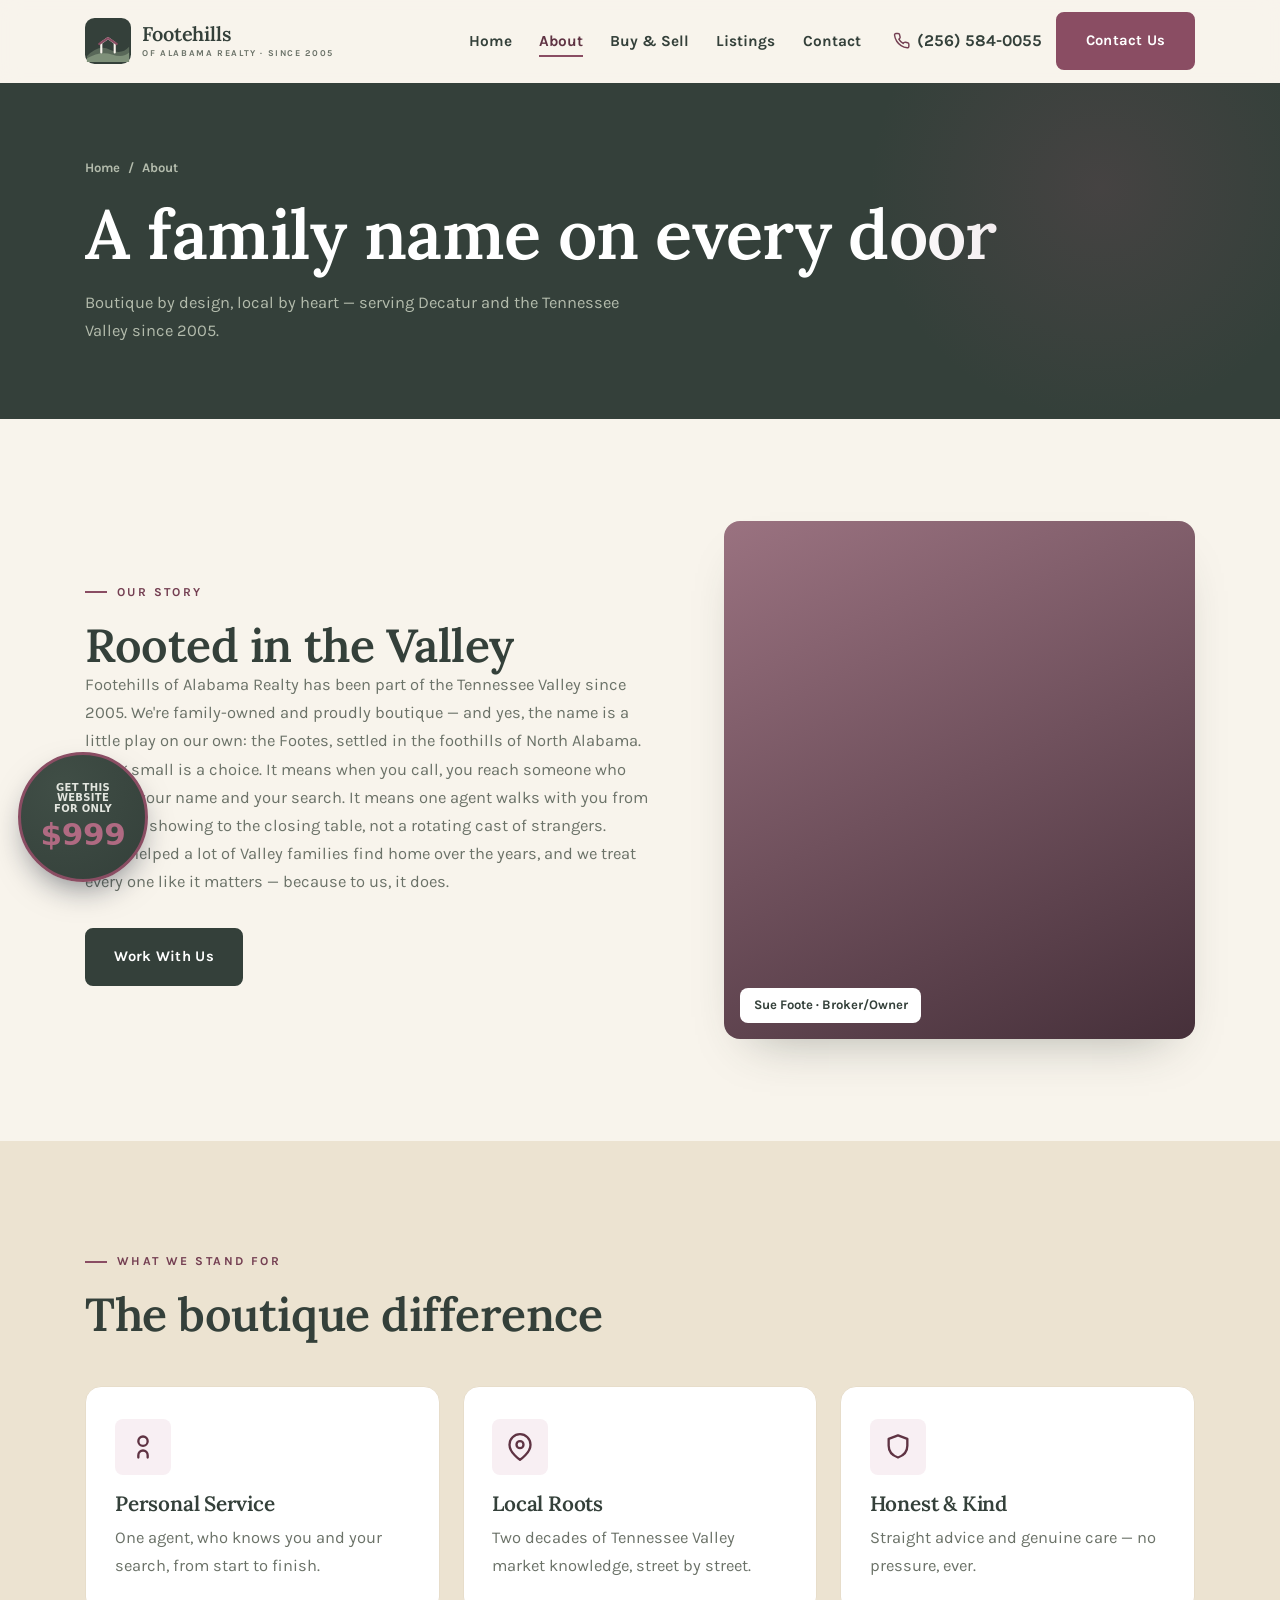
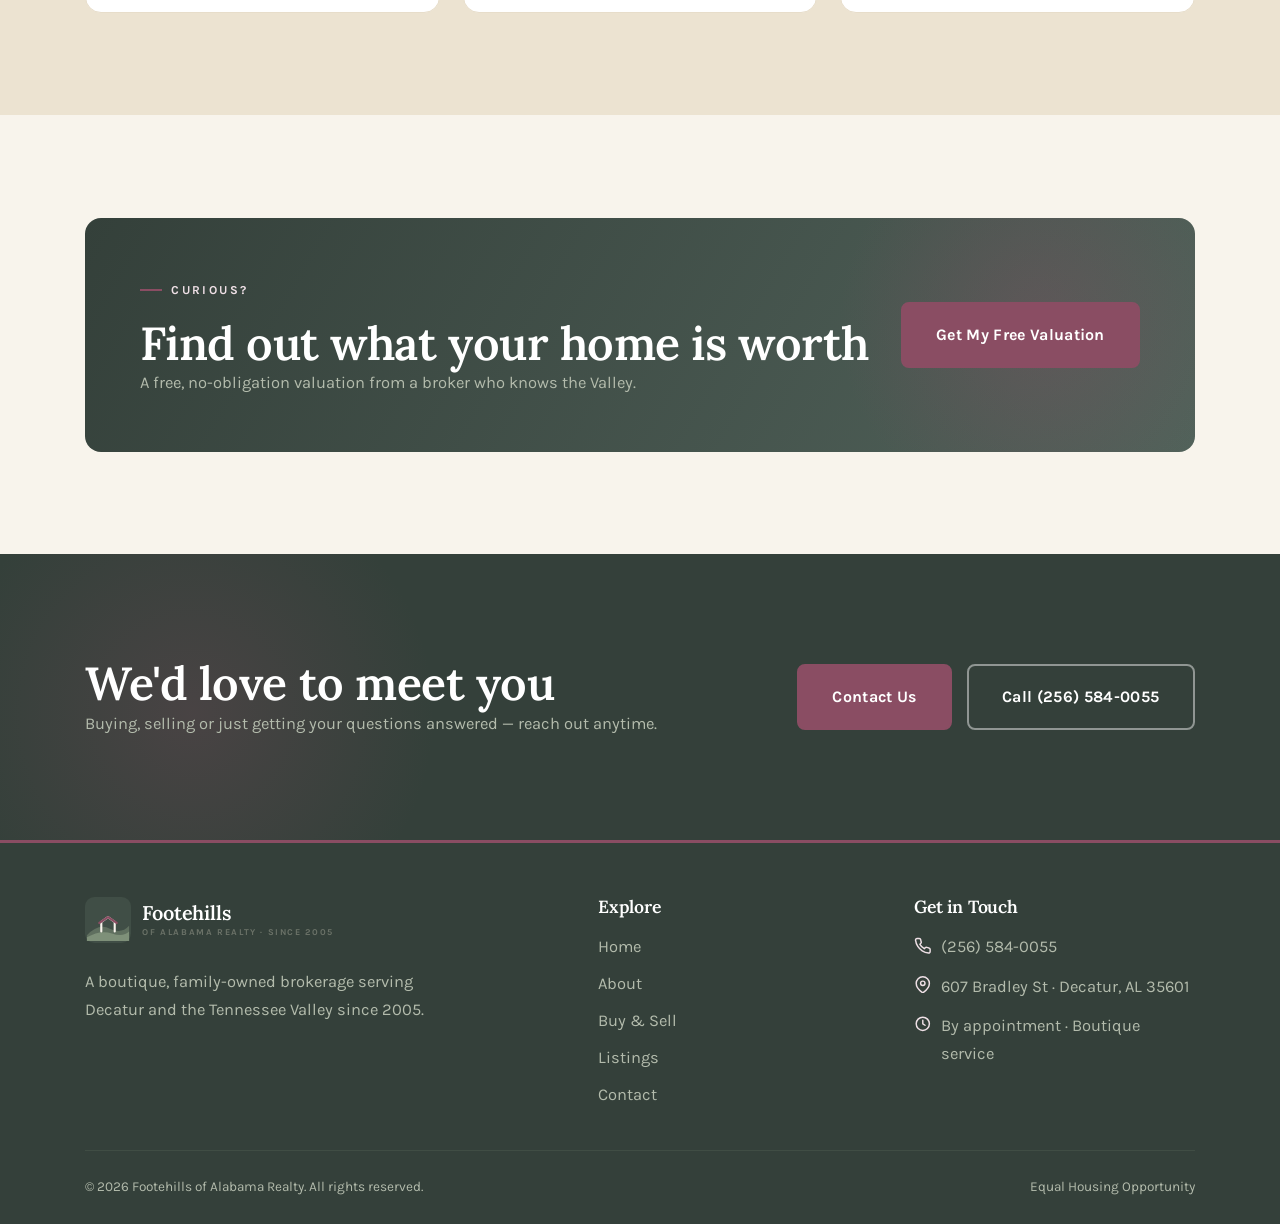
<file: about.html>
<!DOCTYPE html>
<html lang="en" class="no-js">
<head>
  <meta charset="UTF-8" />
  <meta name="viewport" content="width=device-width, initial-scale=1.0" />
  <title>About | Footehills of Alabama Realty — Decatur, AL Since 2005</title>
  <meta name="description" content="Footehills of Alabama Realty is a boutique, family-owned brokerage in Decatur, AL, serving the Tennessee Valley with personal service since 2005. Meet the Foote family." />
  <meta name="theme-color" content="#34403a" />
  <link rel="icon" href="assets/icons/favicon.svg" type="image/svg+xml" />
  <link rel="preconnect" href="https://fonts.googleapis.com" />
  <link rel="preconnect" href="https://fonts.gstatic.com" crossorigin />
  <link href="https://fonts.googleapis.com/css2?family=Lora:ital,wght@0,500;0,600;1,500&family=Karla:wght@400;500;600;700&display=swap" rel="stylesheet" />
  <link rel="stylesheet" href="css/style.css" />
</head>
<body>
  <a class="skip-link" href="#main">Skip to content</a>

  <header class="header">
    <div class="container">
      <nav class="nav" aria-label="Primary">
        <a href="index.html" class="logo" aria-label="Footehills of Alabama Realty — home">
          <svg class="logo__mark" viewBox="0 0 48 48" aria-hidden="true">
            <rect width="48" height="48" rx="10" fill="#34403a"/>
            <path d="M2 40 Q14 27 26 33 T46 30 V46 H2 Z" fill="#7e9079" opacity=".5"/>
            <path d="M2 42 Q16 34 28 38 T46 36 V46 H2 Z" fill="#7e9079"/>
            <path d="M17 36V26l7-5 7 5v10" fill="none" stroke="#f8f4ec" stroke-width="2.2" stroke-linejoin="round" stroke-linecap="round"/>
            <path d="M15 27l9-6 9 6" fill="none" stroke="#8a4d63" stroke-width="2.5" stroke-linejoin="round" stroke-linecap="round"/>
          </svg>
          <span class="logo__name">Footehills<small>of Alabama Realty · Since 2005</small></span>
        </a>
        <div class="nav__menu" id="nav-menu">
          <ul class="nav__links">
            <li><a class="nav__link" href="index.html">Home</a></li>
            <li><a class="nav__link" href="about.html">About</a></li>
            <li><a class="nav__link" href="services.html">Buy &amp; Sell</a></li>
            <li><a class="nav__link" href="gallery.html">Listings</a></li>
            <li><a class="nav__link" href="contact.html">Contact</a></li>
          </ul>
          <div class="nav__actions">
            <a href="tel:+12565840055" class="nav__phone" aria-label="Call (256) 584-0055">
              <svg viewBox="0 0 24 24" fill="none" stroke="currentColor" stroke-width="2" stroke-linecap="round" stroke-linejoin="round" aria-hidden="true"><path d="M22 16.92v3a2 2 0 0 1-2.18 2 19.79 19.79 0 0 1-8.63-3.07 19.5 19.5 0 0 1-6-6 19.79 19.79 0 0 1-3.07-8.67A2 2 0 0 1 4.11 2h3a2 2 0 0 1 2 1.72c.13.96.36 1.9.7 2.81a2 2 0 0 1-.45 2.11L8.09 9.91a16 16 0 0 0 6 6l1.27-1.27a2 2 0 0 1 2.11-.45c.91.34 1.85.57 2.81.7A2 2 0 0 1 22 16.92Z"/></svg>
              (256) 584-0055
            </a>
            <a href="contact.html" class="btn">Contact Us</a>
          </div>
        </div>
        <button class="nav__toggle" aria-label="Toggle menu" aria-controls="nav-menu" aria-expanded="false"><span></span></button>
      </nav>
    </div>
  </header>
  <div class="nav-scrim" aria-hidden="true"></div>

  <main id="main">
    <section class="pagehero">
      <div class="container pagehero__inner">
        <nav class="crumbs" aria-label="Breadcrumb"><a href="index.html">Home</a> / <span>About</span></nav>
        <h1>A family name on every door</h1>
        <p>Boutique by design, local by heart — serving Decatur and the Tennessee Valley since 2005.</p>
      </div>
    </section>

    <!-- STORY -->
    <section class="section">
      <div class="container split split--wide-left">
        <div class="reveal">
          <span class="eyebrow">Our Story</span>
          <h2 style="margin-top:1rem">Rooted in the Valley</h2>
          <p class="muted">Footehills of Alabama Realty has been part of the Tennessee Valley since 2005. We're family-owned and proudly boutique — and yes, the name is a little play on our own: the Footes, settled in the foothills of North Alabama.</p>
          <p class="muted">Being small is a choice. It means when you call, you reach someone who knows your name and your search. It means one agent walks with you from the first showing to the closing table, not a rotating cast of strangers.</p>
          <p class="muted">We've helped a lot of Valley families find home over the years, and we treat every one like it matters — because to us, it does.</p>
          <a href="contact.html" class="btn btn--ink mt-2">Work With Us</a>
        </div>
        <div class="owner__photo reveal" data-delay="1" style="aspect-ratio:4/4.4">
          <!-- Replace background with a real photo of Sue Foote / the team -->
          <span class="pill">Sue Foote · Broker/Owner</span>
        </div>
      </div>
    </section>

    <!-- VALUES -->
    <section class="section section--sand">
      <div class="container">
        <div class="section-head reveal">
          <span class="eyebrow">What We Stand For</span>
          <h2 style="margin-top:1rem">The boutique difference</h2>
        </div>
        <div class="duo" style="grid-template-columns:repeat(auto-fit,minmax(230px,1fr))">
          <div class="duo__card"><div class="duo__ic"><svg viewBox="0 0 24 24" fill="none" stroke="currentColor" stroke-width="2" stroke-linecap="round" stroke-linejoin="round"><path d="M16 21v-2a4 4 0 0 0-8 0v2"/><circle cx="12" cy="7" r="4"/></svg></div><h3 style="font-size:1.3rem">Personal Service</h3><p>One agent, who knows you and your search, from start to finish.</p></div>
          <div class="duo__card"><div class="duo__ic"><svg viewBox="0 0 24 24" fill="none" stroke="currentColor" stroke-width="2" stroke-linecap="round" stroke-linejoin="round"><path d="M21 10c0 7-9 13-9 13s-9-6-9-13a9 9 0 0 1 18 0Z"/><circle cx="12" cy="10" r="3"/></svg></div><h3 style="font-size:1.3rem">Local Roots</h3><p>Two decades of Tennessee Valley market knowledge, street by street.</p></div>
          <div class="duo__card"><div class="duo__ic"><svg viewBox="0 0 24 24" fill="none" stroke="currentColor" stroke-width="2" stroke-linecap="round" stroke-linejoin="round"><path d="M12 2 4 5v6c0 5 3.4 8.5 8 10 4.6-1.5 8-5 8-10V5l-8-3Z"/></svg></div><h3 style="font-size:1.3rem">Honest &amp; Kind</h3><p>Straight advice and genuine care — no pressure, ever.</p></div>
        </div>
      </div>
    </section>

    <!-- VALUATION -->
    <section class="section">
      <div class="container">
        <div class="valuation reveal">
          <div class="valuation__inner">
            <div>
              <span class="eyebrow eyebrow--light">Curious?</span>
              <h2 style="margin-top:1rem">Find out what your home is worth</h2>
              <p>A free, no-obligation valuation from a broker who knows the Valley.</p>
            </div>
            <div><a href="contact.html" class="btn btn--lg">Get My Free Valuation</a></div>
          </div>
        </div>
      </div>
    </section>

    <!-- CTA -->
    <section class="section cta">
      <div class="container cta__inner">
        <div class="reveal">
          <h2>We'd love to meet you</h2>
          <p>Buying, selling or just getting your questions answered — reach out anytime.</p>
        </div>
        <div class="hero__actions reveal" data-delay="1">
          <a href="contact.html" class="btn btn--lg">Contact Us</a>
          <a href="tel:+12565840055" class="btn btn--ghost-light btn--lg">Call (256) 584-0055</a>
        </div>
      </div>
    </section>
  </main>

  <footer class="footer">
    <div class="container">
      <div class="footer__grid">
        <div class="footer__about">
          <a href="index.html" class="logo" aria-label="Footehills of Alabama Realty — home">
            <svg class="logo__mark" viewBox="0 0 48 48" aria-hidden="true">
              <rect width="48" height="48" rx="10" fill="#404e46"/>
              <path d="M2 40 Q14 27 26 33 T46 30 V46 H2 Z" fill="#7e9079" opacity=".5"/>
              <path d="M2 42 Q16 34 28 38 T46 36 V46 H2 Z" fill="#7e9079"/>
              <path d="M17 36V26l7-5 7 5v10" fill="none" stroke="#f8f4ec" stroke-width="2.2" stroke-linejoin="round" stroke-linecap="round"/>
              <path d="M15 27l9-6 9 6" fill="none" stroke="#8a4d63" stroke-width="2.5" stroke-linejoin="round" stroke-linecap="round"/>
            </svg>
            <span class="logo__name">Footehills<small>of Alabama Realty · Since 2005</small></span>
          </a>
          <p>A boutique, family-owned brokerage serving Decatur and the Tennessee Valley since 2005.</p>
        </div>
        <div>
          <h4>Explore</h4>
          <ul class="footer__links">
            <li><a href="index.html">Home</a></li>
            <li><a href="about.html">About</a></li>
            <li><a href="services.html">Buy &amp; Sell</a></li>
            <li><a href="gallery.html">Listings</a></li>
            <li><a href="contact.html">Contact</a></li>
          </ul>
        </div>
        <div>
          <h4>Get in Touch</h4>
          <ul class="footer__contact">
            <li><svg viewBox="0 0 24 24" fill="none" stroke="currentColor" stroke-width="2" stroke-linecap="round" stroke-linejoin="round"><path d="M22 16.92v3a2 2 0 0 1-2.18 2 19.79 19.79 0 0 1-8.63-3.07 19.5 19.5 0 0 1-6-6 19.79 19.79 0 0 1-3.07-8.67A2 2 0 0 1 4.11 2h3a2 2 0 0 1 2 1.72c.13.96.36 1.9.7 2.81a2 2 0 0 1-.45 2.11L8.09 9.91a16 16 0 0 0 6 6l1.27-1.27a2 2 0 0 1 2.11-.45c.91.34 1.85.57 2.81.7A2 2 0 0 1 22 16.92Z"/></svg><a href="tel:+12565840055">(256) 584-0055</a></li>
            <li><svg viewBox="0 0 24 24" fill="none" stroke="currentColor" stroke-width="2" stroke-linecap="round" stroke-linejoin="round"><path d="M21 10c0 7-9 13-9 13s-9-6-9-13a9 9 0 0 1 18 0Z"/><circle cx="12" cy="10" r="3"/></svg><span>607 Bradley St · Decatur, AL 35601</span></li>
            <li><svg viewBox="0 0 24 24" fill="none" stroke="currentColor" stroke-width="2" stroke-linecap="round" stroke-linejoin="round"><circle cx="12" cy="12" r="9"/><polyline points="12 7 12 12 15 14"/></svg><span>By appointment · Boutique service</span></li>
          </ul>
        </div>
      </div>
      <div class="footer__bottom">
        <span>&copy; <span id="year">2026</span> Footehills of Alabama Realty. All rights reserved.</span>
        <span>Equal Housing Opportunity</span>
      </div>
    </div>
  </footer>

  <button class="to-top" aria-label="Back to top"><svg viewBox="0 0 24 24" fill="none" stroke="currentColor" stroke-width="2.4" stroke-linecap="round" stroke-linejoin="round" width="20" height="20"><polyline points="18 15 12 9 6 15"/></svg></button>
  <nav class="callbar" aria-label="Quick actions">
    <a href="tel:+12565840055"><svg viewBox="0 0 24 24" fill="none" stroke="currentColor" stroke-width="2" stroke-linecap="round" stroke-linejoin="round"><path d="M22 16.92v3a2 2 0 0 1-2.18 2 19.79 19.79 0 0 1-8.63-3.07 19.5 19.5 0 0 1-6-6 19.79 19.79 0 0 1-3.07-8.67A2 2 0 0 1 4.11 2h3a2 2 0 0 1 2 1.72c.13.96.36 1.9.7 2.81a2 2 0 0 1-.45 2.11L8.09 9.91a16 16 0 0 0 6 6l1.27-1.27a2 2 0 0 1 2.11-.45c.91.34 1.85.57 2.81.7A2 2 0 0 1 22 16.92Z"/></svg>Call</a>
    <a href="contact.html"><svg viewBox="0 0 24 24" fill="none" stroke="currentColor" stroke-width="2" stroke-linecap="round" stroke-linejoin="round"><path d="M14 2H6a2 2 0 0 0-2 2v16a2 2 0 0 0 2 2h12a2 2 0 0 0 2-2V8z"/><polyline points="14 2 14 8 20 8"/></svg>Contact</a>
  </nav>

  <script src="js/main.js" defer></script>

  <!-- aurora-cta : agency upsell button -->
  <a class="aurora-cta" href="https://auroraadv.co/?tab=wizard" target="_blank" rel="noopener" aria-label="Get this website for only $999 — built by Aurora">
    <span class="aurora-cta__top">Get this website<br>for only</span>
    <span class="aurora-cta__price">$999</span>
  </a>
  <style>
  .aurora-cta{position:fixed;left:18px;bottom:18px;z-index:58;width:130px;height:130px;border-radius:50%;display:flex;flex-direction:column;align-items:center;justify-content:center;text-align:center;gap:3px;padding:8px;background:radial-gradient(circle at 32% 26%,#404e46,#34403a);color:#fff;text-decoration:none;border:3px solid #8a4d63;box-shadow:0 14px 32px -10px rgba(15,23,42,.55);font-family:system-ui,-apple-system,"Segoe UI",Roboto,sans-serif;line-height:1.08;transition:transform .2s ease,box-shadow .2s ease;}
  .aurora-cta:hover{transform:translateY(-3px) scale(1.05);box-shadow:0 20px 40px -10px rgba(15,23,42,.6);}
  .aurora-cta:focus-visible{outline:3px solid #8a4d63;outline-offset:3px;}
  .aurora-cta__top{font-size:10px;font-weight:700;letter-spacing:.03em;text-transform:uppercase;color:#e3e6df;}
  .aurora-cta__price{font-size:31px;font-weight:800;color:#b06a82;letter-spacing:-.01em;}
  @media (max-width:760px){.aurora-cta{width:106px;height:106px;left:12px;bottom:68px;border-width:2px;}.aurora-cta__top{font-size:8.5px;}.aurora-cta__price{font-size:25px;}}
  @media (prefers-reduced-motion:reduce){.aurora-cta{transition:none;}}
  </style>
</body>
</html>
</file>
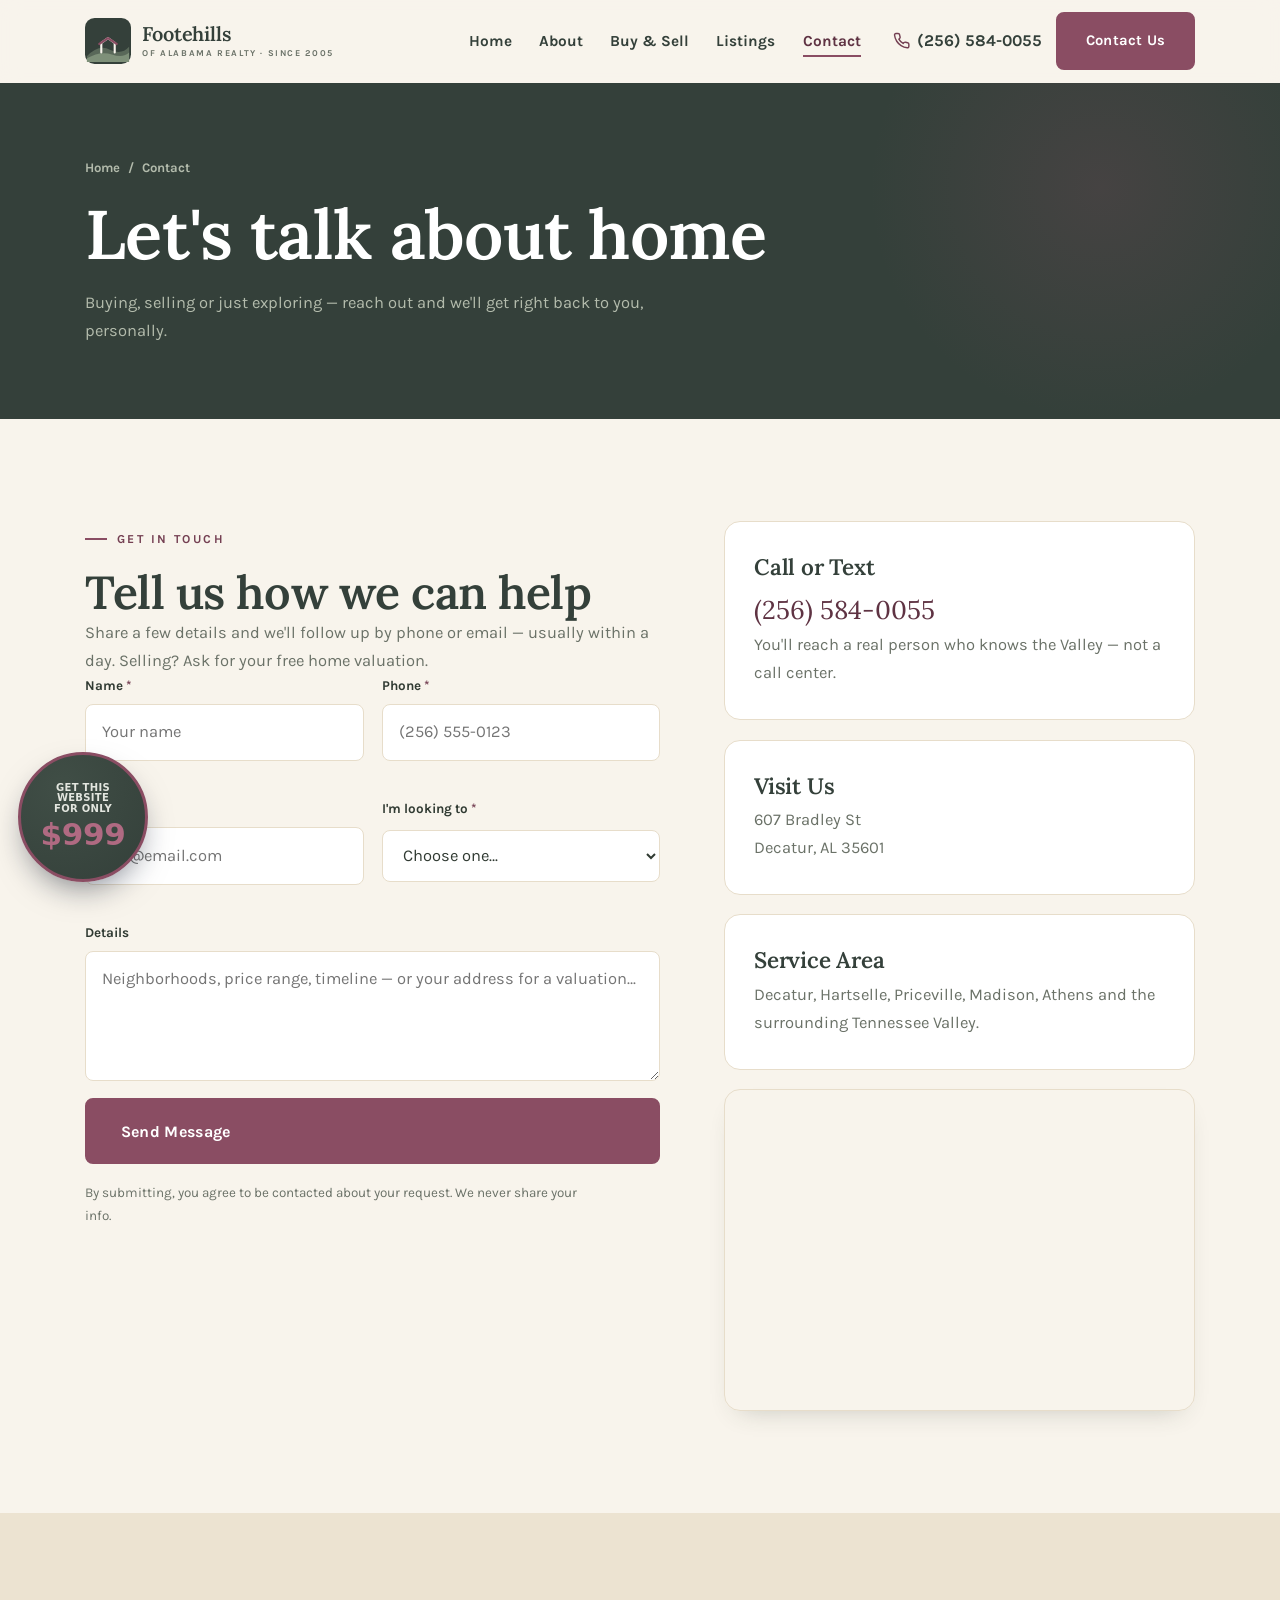
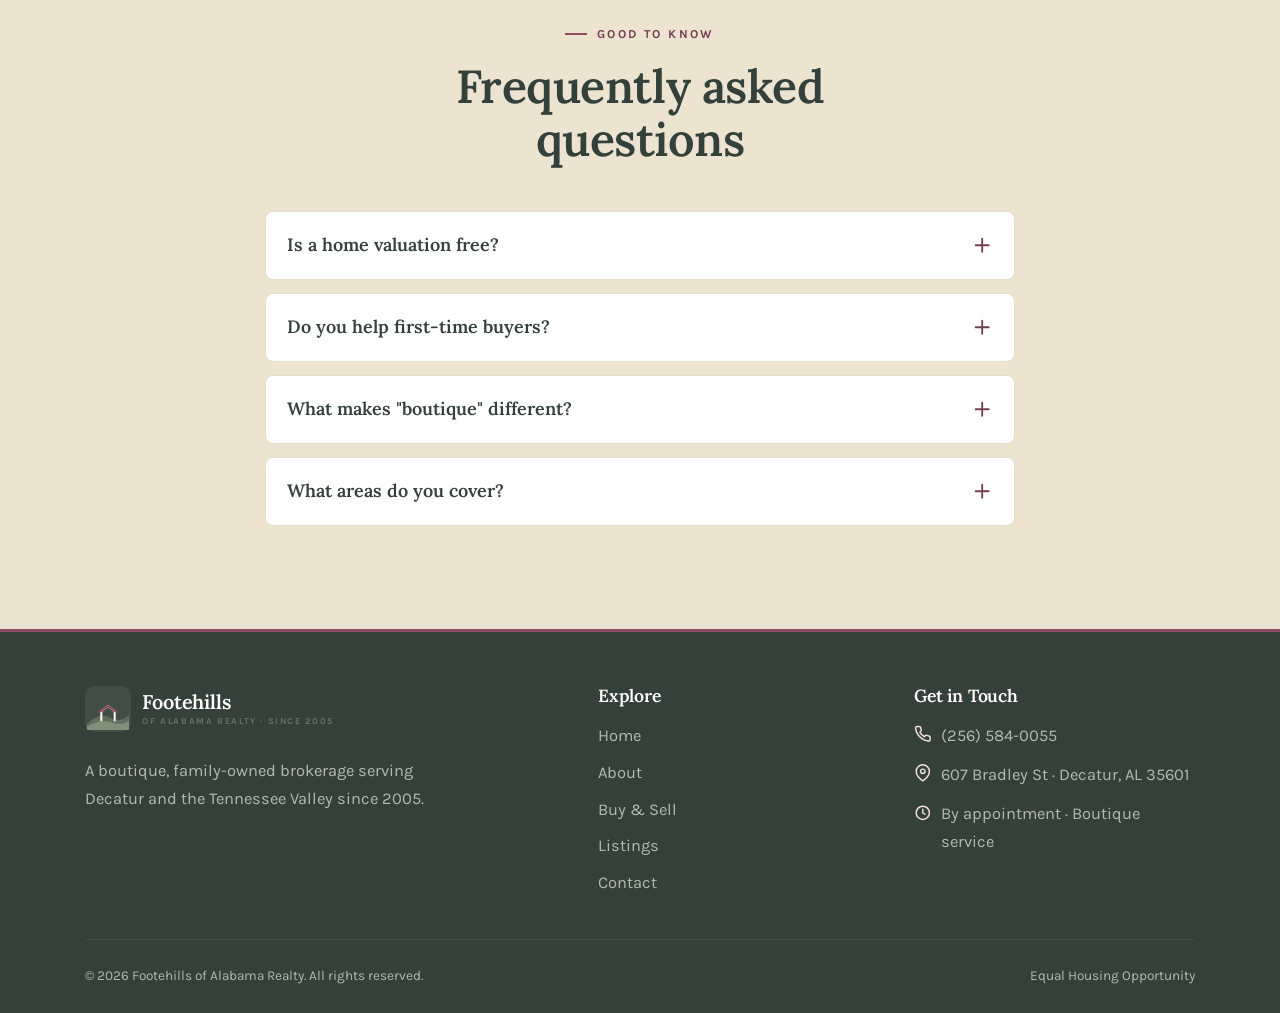
<file: contact.html>
<!DOCTYPE html>
<html lang="en" class="no-js">
<head>
  <meta charset="UTF-8" />
  <meta name="viewport" content="width=device-width, initial-scale=1.0" />
  <title>Contact | Footehills of Alabama Realty — Decatur, AL</title>
  <meta name="description" content="Contact Footehills of Alabama Realty to buy, sell or get a free home valuation in Decatur and the Tennessee Valley. Call (256) 584-0055." />
  <meta name="theme-color" content="#34403a" />
  <link rel="icon" href="assets/icons/favicon.svg" type="image/svg+xml" />
  <link rel="preconnect" href="https://fonts.googleapis.com" />
  <link rel="preconnect" href="https://fonts.gstatic.com" crossorigin />
  <link href="https://fonts.googleapis.com/css2?family=Lora:ital,wght@0,500;0,600;1,500&family=Karla:wght@400;500;600;700&display=swap" rel="stylesheet" />
  <link rel="stylesheet" href="css/style.css" />
</head>
<body>
  <a class="skip-link" href="#main">Skip to content</a>

  <header class="header">
    <div class="container">
      <nav class="nav" aria-label="Primary">
        <a href="index.html" class="logo" aria-label="Footehills of Alabama Realty — home">
          <svg class="logo__mark" viewBox="0 0 48 48" aria-hidden="true">
            <rect width="48" height="48" rx="10" fill="#34403a"/>
            <path d="M2 40 Q14 27 26 33 T46 30 V46 H2 Z" fill="#7e9079" opacity=".5"/>
            <path d="M2 42 Q16 34 28 38 T46 36 V46 H2 Z" fill="#7e9079"/>
            <path d="M17 36V26l7-5 7 5v10" fill="none" stroke="#f8f4ec" stroke-width="2.2" stroke-linejoin="round" stroke-linecap="round"/>
            <path d="M15 27l9-6 9 6" fill="none" stroke="#8a4d63" stroke-width="2.5" stroke-linejoin="round" stroke-linecap="round"/>
          </svg>
          <span class="logo__name">Footehills<small>of Alabama Realty · Since 2005</small></span>
        </a>
        <div class="nav__menu" id="nav-menu">
          <ul class="nav__links">
            <li><a class="nav__link" href="index.html">Home</a></li>
            <li><a class="nav__link" href="about.html">About</a></li>
            <li><a class="nav__link" href="services.html">Buy &amp; Sell</a></li>
            <li><a class="nav__link" href="gallery.html">Listings</a></li>
            <li><a class="nav__link" href="contact.html">Contact</a></li>
          </ul>
          <div class="nav__actions">
            <a href="tel:+12565840055" class="nav__phone" aria-label="Call (256) 584-0055">
              <svg viewBox="0 0 24 24" fill="none" stroke="currentColor" stroke-width="2" stroke-linecap="round" stroke-linejoin="round" aria-hidden="true"><path d="M22 16.92v3a2 2 0 0 1-2.18 2 19.79 19.79 0 0 1-8.63-3.07 19.5 19.5 0 0 1-6-6 19.79 19.79 0 0 1-3.07-8.67A2 2 0 0 1 4.11 2h3a2 2 0 0 1 2 1.72c.13.96.36 1.9.7 2.81a2 2 0 0 1-.45 2.11L8.09 9.91a16 16 0 0 0 6 6l1.27-1.27a2 2 0 0 1 2.11-.45c.91.34 1.85.57 2.81.7A2 2 0 0 1 22 16.92Z"/></svg>
              (256) 584-0055
            </a>
            <a href="contact.html" class="btn">Contact Us</a>
          </div>
        </div>
        <button class="nav__toggle" aria-label="Toggle menu" aria-controls="nav-menu" aria-expanded="false"><span></span></button>
      </nav>
    </div>
  </header>
  <div class="nav-scrim" aria-hidden="true"></div>

  <main id="main">
    <section class="pagehero">
      <div class="container pagehero__inner">
        <nav class="crumbs" aria-label="Breadcrumb"><a href="index.html">Home</a> / <span>Contact</span></nav>
        <h1>Let's talk about home</h1>
        <p>Buying, selling or just exploring — reach out and we'll get right back to you, personally.</p>
      </div>
    </section>

    <section class="section">
      <div class="container split split--wide-left" style="align-items:start">

        <!-- FORM -->
        <div class="reveal">
          <span class="eyebrow">Get in Touch</span>
          <h2 style="margin-top:1rem">Tell us how we can help</h2>
          <p class="muted">Share a few details and we'll follow up by phone or email — usually within a day. Selling? Ask for your free home valuation.</p>

          <div class="form__success" id="form-success" role="status">
            <strong>Thank you — message received.</strong><br>
            We'll be in touch soon. Want to talk now? Call <a href="tel:+12565840055" style="color:var(--plum-700);text-decoration:underline">(256) 584-0055</a>.
          </div>

          <form class="form" id="lead-form" novalidate>
            <div class="form__row">
              <div class="field" data-validate>
                <label for="name">Name <span class="req">*</span></label>
                <input id="name" name="name" type="text" autocomplete="name" placeholder="Your name" />
                <span class="field__error" aria-live="polite"></span>
              </div>
              <div class="field" data-validate>
                <label for="phone">Phone <span class="req">*</span></label>
                <input id="phone" name="phone" type="tel" data-type="phone" autocomplete="tel" placeholder="(256) 555-0123" />
                <span class="field__error" aria-live="polite"></span>
              </div>
            </div>
            <div class="form__row">
              <div class="field" data-validate>
                <label for="email">Email <span class="req">*</span></label>
                <input id="email" name="email" type="email" data-type="email" autocomplete="email" placeholder="you@email.com" />
                <span class="field__error" aria-live="polite"></span>
              </div>
              <div class="field" data-validate>
                <label for="intent">I'm looking to <span class="req">*</span></label>
                <select id="intent" name="intent">
                  <option value="">Choose one…</option>
                  <option>Buy a home</option>
                  <option>Sell my home</option>
                  <option>Get a free home valuation</option>
                  <option>I'm a first-time buyer</option>
                  <option>Relocate to the Valley</option>
                  <option>Just have questions</option>
                </select>
                <span class="field__error" aria-live="polite"></span>
              </div>
            </div>
            <div class="field">
              <label for="message">Details</label>
              <textarea id="message" name="message" placeholder="Neighborhoods, price range, timeline — or your address for a valuation…"></textarea>
            </div>
            <button type="submit" class="btn btn--lg">Send Message</button>
            <p class="muted" style="font-size:.84rem">By submitting, you agree to be contacted about your request. We never share your info.</p>
          </form>
        </div>

        <!-- DETAILS -->
        <div class="reveal" data-delay="1">
          <div class="duo__card" style="margin-bottom:1.2rem">
            <h3 style="font-size:1.4rem">Call or Text</h3>
            <p><a href="tel:+12565840055" style="font-family:var(--ff-display);font-size:1.6rem;color:var(--plum-700)">(256) 584-0055</a></p>
            <p class="muted">You'll reach a real person who knows the Valley — not a call center.</p>
          </div>
          <div class="duo__card" style="margin-bottom:1.2rem">
            <h3 style="font-size:1.4rem">Visit Us</h3>
            <p class="muted">607 Bradley St<br>Decatur, AL 35601</p>
          </div>
          <div class="duo__card" style="margin-bottom:1.2rem">
            <h3 style="font-size:1.4rem">Service Area</h3>
            <p class="muted">Decatur, Hartselle, Priceville, Madison, Athens and the surrounding Tennessee Valley.</p>
          </div>
          <div class="area__map">
            <iframe title="Footehills of Alabama Realty — Decatur, Alabama"
              src="https://www.google.com/maps?q=607%20Bradley%20St,%20Decatur,%20AL&output=embed"
              loading="lazy" referrerpolicy="no-referrer-when-downgrade"></iframe>
          </div>
        </div>
      </div>
    </section>

    <!-- FAQ -->
    <section class="section section--sand">
      <div class="container" style="max-width:820px">
        <div class="section-head section-head--center reveal">
          <span class="eyebrow eyebrow--center">Good to Know</span>
          <h2 style="margin-top:1rem">Frequently asked questions</h2>
        </div>
        <div class="faq reveal">
          <div class="faq__item">
            <button class="faq__q" type="button">Is a home valuation free? <svg class="ic" viewBox="0 0 24 24" fill="none" stroke="currentColor" stroke-width="2" stroke-linecap="round" stroke-linejoin="round"><line x1="12" y1="5" x2="12" y2="19"/><line x1="5" y1="12" x2="19" y2="12"/></svg></button>
            <div class="faq__a"><p>Yes — completely free, no obligation. We'll review recent sales in your neighborhood and give you an honest picture of what your home could sell for.</p></div>
          </div>
          <div class="faq__item">
            <button class="faq__q" type="button">Do you help first-time buyers? <svg class="ic" viewBox="0 0 24 24" fill="none" stroke="currentColor" stroke-width="2" stroke-linecap="round" stroke-linejoin="round"><line x1="12" y1="5" x2="12" y2="19"/><line x1="5" y1="12" x2="19" y2="12"/></svg></button>
            <div class="faq__a"><p>It's one of our favorite parts of the job. We'll explain every step in plain English, connect you with trusted local lenders, and never make you feel rushed.</p></div>
          </div>
          <div class="faq__item">
            <button class="faq__q" type="button">What makes "boutique" different? <svg class="ic" viewBox="0 0 24 24" fill="none" stroke="currentColor" stroke-width="2" stroke-linecap="round" stroke-linejoin="round"><line x1="12" y1="5" x2="12" y2="19"/><line x1="5" y1="12" x2="19" y2="12"/></svg></button>
            <div class="faq__a"><p>You get one agent who knows you, from the first call to closing day — not handed off to a junior or a call center. Personal service is the whole point.</p></div>
          </div>
          <div class="faq__item">
            <button class="faq__q" type="button">What areas do you cover? <svg class="ic" viewBox="0 0 24 24" fill="none" stroke="currentColor" stroke-width="2" stroke-linecap="round" stroke-linejoin="round"><line x1="12" y1="5" x2="12" y2="19"/><line x1="5" y1="12" x2="19" y2="12"/></svg></button>
            <div class="faq__a"><p>Decatur, Hartselle, Priceville, Madison, Athens and the surrounding Tennessee Valley. Not sure if we cover your area? Just ask.</p></div>
          </div>
        </div>
      </div>
    </section>
  </main>

  <footer class="footer">
    <div class="container">
      <div class="footer__grid">
        <div class="footer__about">
          <a href="index.html" class="logo" aria-label="Footehills of Alabama Realty — home">
            <svg class="logo__mark" viewBox="0 0 48 48" aria-hidden="true">
              <rect width="48" height="48" rx="10" fill="#404e46"/>
              <path d="M2 40 Q14 27 26 33 T46 30 V46 H2 Z" fill="#7e9079" opacity=".5"/>
              <path d="M2 42 Q16 34 28 38 T46 36 V46 H2 Z" fill="#7e9079"/>
              <path d="M17 36V26l7-5 7 5v10" fill="none" stroke="#f8f4ec" stroke-width="2.2" stroke-linejoin="round" stroke-linecap="round"/>
              <path d="M15 27l9-6 9 6" fill="none" stroke="#8a4d63" stroke-width="2.5" stroke-linejoin="round" stroke-linecap="round"/>
            </svg>
            <span class="logo__name">Footehills<small>of Alabama Realty · Since 2005</small></span>
          </a>
          <p>A boutique, family-owned brokerage serving Decatur and the Tennessee Valley since 2005.</p>
        </div>
        <div>
          <h4>Explore</h4>
          <ul class="footer__links">
            <li><a href="index.html">Home</a></li>
            <li><a href="about.html">About</a></li>
            <li><a href="services.html">Buy &amp; Sell</a></li>
            <li><a href="gallery.html">Listings</a></li>
            <li><a href="contact.html">Contact</a></li>
          </ul>
        </div>
        <div>
          <h4>Get in Touch</h4>
          <ul class="footer__contact">
            <li><svg viewBox="0 0 24 24" fill="none" stroke="currentColor" stroke-width="2" stroke-linecap="round" stroke-linejoin="round"><path d="M22 16.92v3a2 2 0 0 1-2.18 2 19.79 19.79 0 0 1-8.63-3.07 19.5 19.5 0 0 1-6-6 19.79 19.79 0 0 1-3.07-8.67A2 2 0 0 1 4.11 2h3a2 2 0 0 1 2 1.72c.13.96.36 1.9.7 2.81a2 2 0 0 1-.45 2.11L8.09 9.91a16 16 0 0 0 6 6l1.27-1.27a2 2 0 0 1 2.11-.45c.91.34 1.85.57 2.81.7A2 2 0 0 1 22 16.92Z"/></svg><a href="tel:+12565840055">(256) 584-0055</a></li>
            <li><svg viewBox="0 0 24 24" fill="none" stroke="currentColor" stroke-width="2" stroke-linecap="round" stroke-linejoin="round"><path d="M21 10c0 7-9 13-9 13s-9-6-9-13a9 9 0 0 1 18 0Z"/><circle cx="12" cy="10" r="3"/></svg><span>607 Bradley St · Decatur, AL 35601</span></li>
            <li><svg viewBox="0 0 24 24" fill="none" stroke="currentColor" stroke-width="2" stroke-linecap="round" stroke-linejoin="round"><circle cx="12" cy="12" r="9"/><polyline points="12 7 12 12 15 14"/></svg><span>By appointment · Boutique service</span></li>
          </ul>
        </div>
      </div>
      <div class="footer__bottom">
        <span>&copy; <span id="year">2026</span> Footehills of Alabama Realty. All rights reserved.</span>
        <span>Equal Housing Opportunity</span>
      </div>
    </div>
  </footer>

  <button class="to-top" aria-label="Back to top"><svg viewBox="0 0 24 24" fill="none" stroke="currentColor" stroke-width="2.4" stroke-linecap="round" stroke-linejoin="round" width="20" height="20"><polyline points="18 15 12 9 6 15"/></svg></button>
  <nav class="callbar" aria-label="Quick actions">
    <a href="tel:+12565840055"><svg viewBox="0 0 24 24" fill="none" stroke="currentColor" stroke-width="2" stroke-linecap="round" stroke-linejoin="round"><path d="M22 16.92v3a2 2 0 0 1-2.18 2 19.79 19.79 0 0 1-8.63-3.07 19.5 19.5 0 0 1-6-6 19.79 19.79 0 0 1-3.07-8.67A2 2 0 0 1 4.11 2h3a2 2 0 0 1 2 1.72c.13.96.36 1.9.7 2.81a2 2 0 0 1-.45 2.11L8.09 9.91a16 16 0 0 0 6 6l1.27-1.27a2 2 0 0 1 2.11-.45c.91.34 1.85.57 2.81.7A2 2 0 0 1 22 16.92Z"/></svg>Call</a>
    <a href="#lead-form"><svg viewBox="0 0 24 24" fill="none" stroke="currentColor" stroke-width="2" stroke-linecap="round" stroke-linejoin="round"><path d="M14 2H6a2 2 0 0 0-2 2v16a2 2 0 0 0 2 2h12a2 2 0 0 0 2-2V8z"/><polyline points="14 2 14 8 20 8"/></svg>Message</a>
  </nav>

  <script src="js/main.js" defer></script>

  <!-- aurora-cta : agency upsell button -->
  <a class="aurora-cta" href="https://auroraadv.co/?tab=wizard" target="_blank" rel="noopener" aria-label="Get this website for only $999 — built by Aurora">
    <span class="aurora-cta__top">Get this website<br>for only</span>
    <span class="aurora-cta__price">$999</span>
  </a>
  <style>
  .aurora-cta{position:fixed;left:18px;bottom:18px;z-index:58;width:130px;height:130px;border-radius:50%;display:flex;flex-direction:column;align-items:center;justify-content:center;text-align:center;gap:3px;padding:8px;background:radial-gradient(circle at 32% 26%,#404e46,#34403a);color:#fff;text-decoration:none;border:3px solid #8a4d63;box-shadow:0 14px 32px -10px rgba(15,23,42,.55);font-family:system-ui,-apple-system,"Segoe UI",Roboto,sans-serif;line-height:1.08;transition:transform .2s ease,box-shadow .2s ease;}
  .aurora-cta:hover{transform:translateY(-3px) scale(1.05);box-shadow:0 20px 40px -10px rgba(15,23,42,.6);}
  .aurora-cta:focus-visible{outline:3px solid #8a4d63;outline-offset:3px;}
  .aurora-cta__top{font-size:10px;font-weight:700;letter-spacing:.03em;text-transform:uppercase;color:#e3e6df;}
  .aurora-cta__price{font-size:31px;font-weight:800;color:#b06a82;letter-spacing:-.01em;}
  @media (max-width:760px){.aurora-cta{width:106px;height:106px;left:12px;bottom:68px;border-width:2px;}.aurora-cta__top{font-size:8.5px;}.aurora-cta__price{font-size:25px;}}
  @media (prefers-reduced-motion:reduce){.aurora-cta{transition:none;}}
  </style>
</body>
</html>
</file>
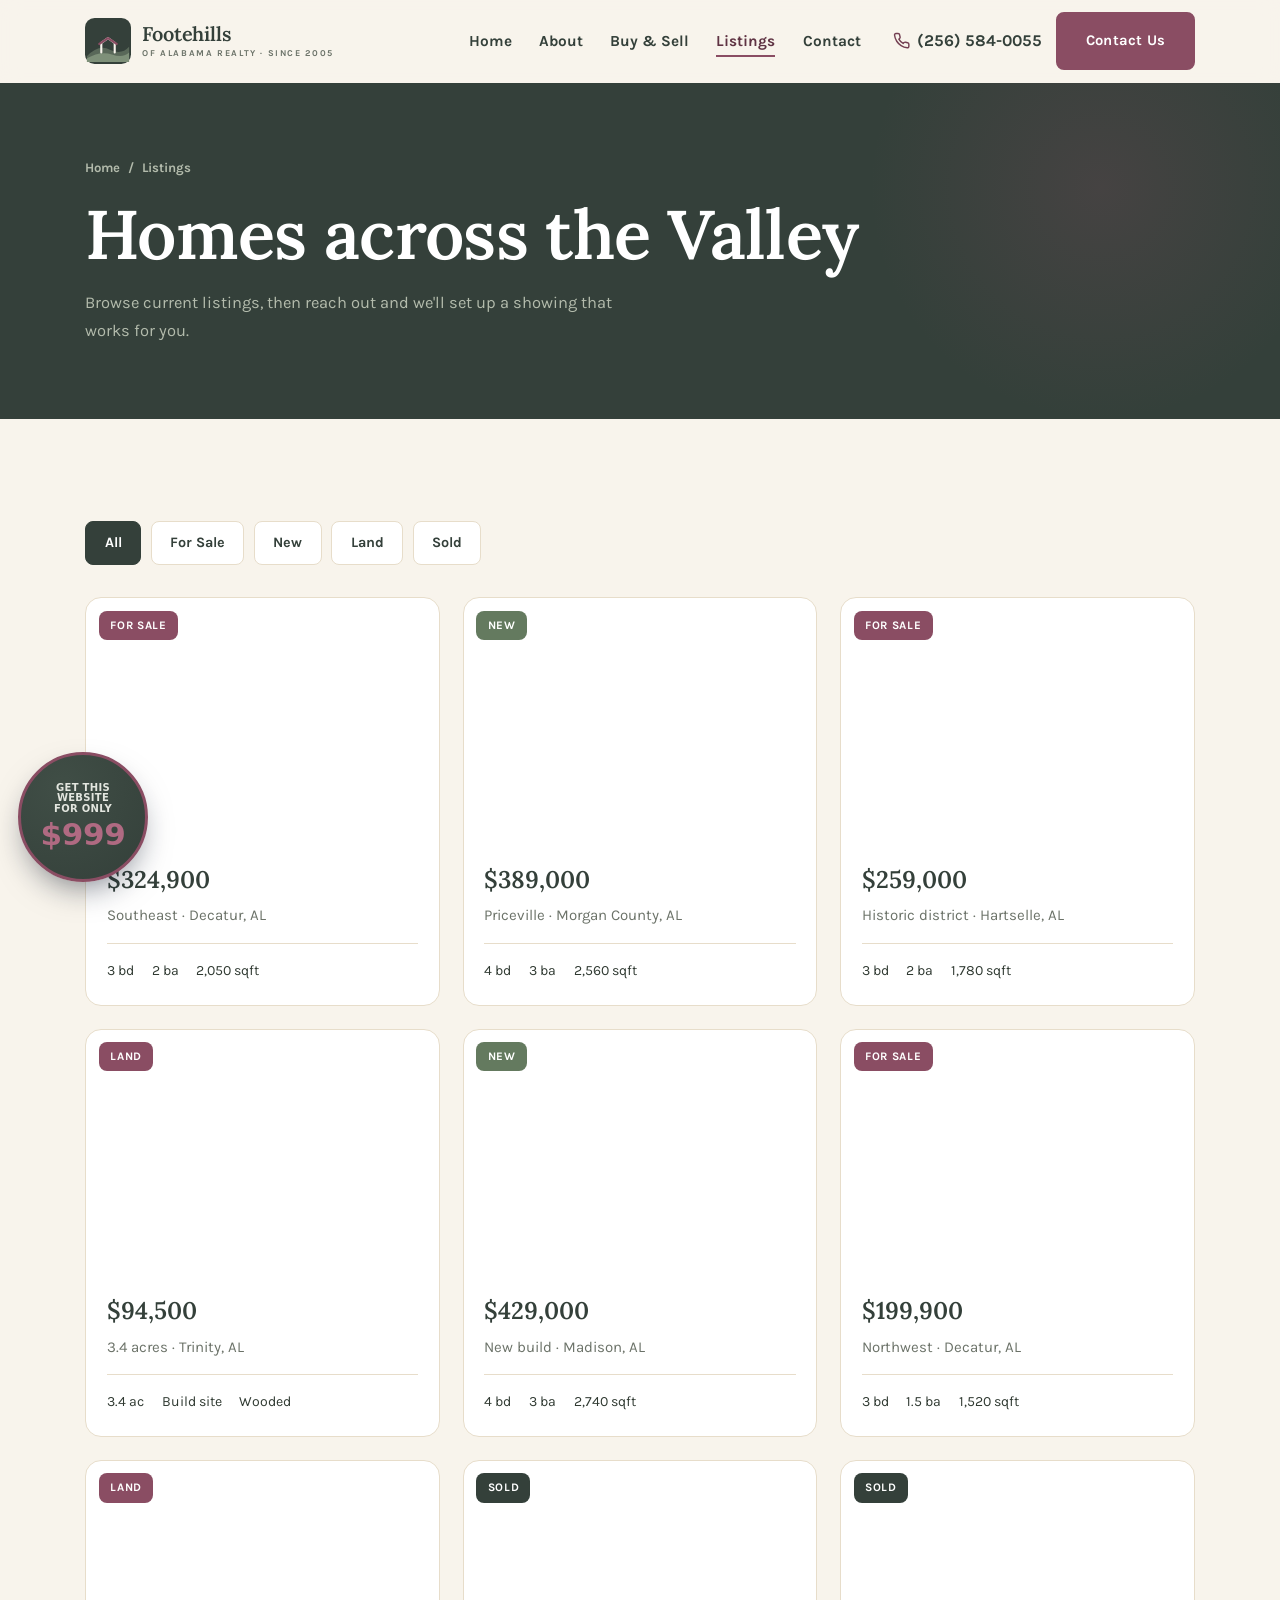
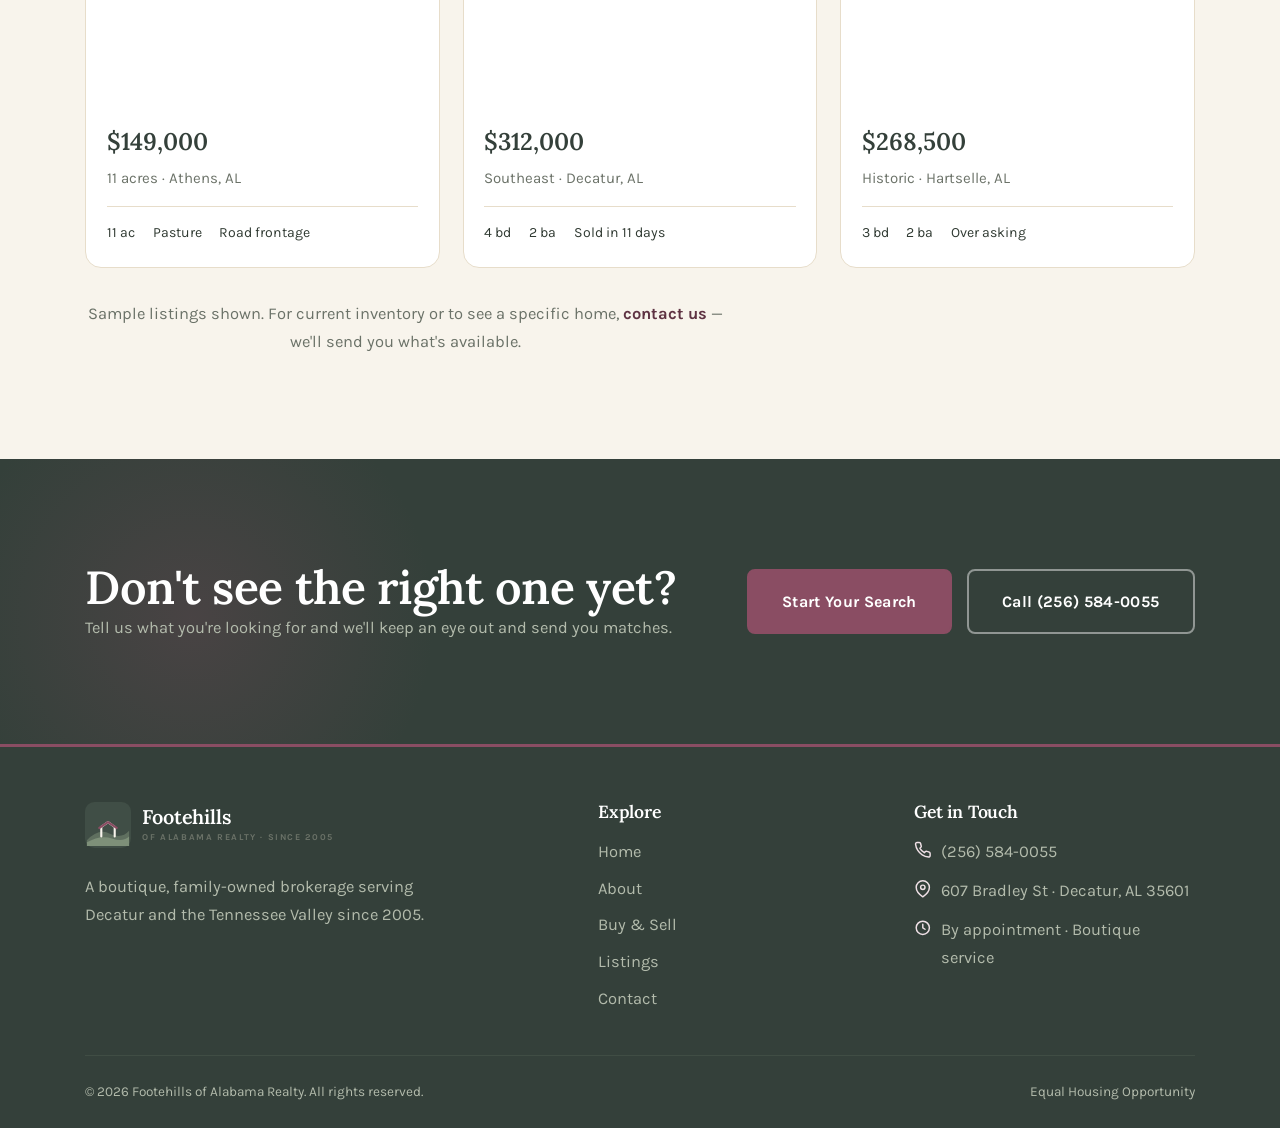
<file: gallery.html>
<!DOCTYPE html>
<html lang="en" class="no-js">
<head>
  <meta charset="UTF-8" />
  <meta name="viewport" content="width=device-width, initial-scale=1.0" />
  <title>Listings | Footehills of Alabama Realty — Decatur &amp; the Tennessee Valley</title>
  <meta name="description" content="Browse homes for sale across Decatur, Hartselle, Priceville and the Tennessee Valley with Footehills of Alabama Realty. Filter by status." />
  <meta name="theme-color" content="#34403a" />
  <link rel="icon" href="assets/icons/favicon.svg" type="image/svg+xml" />
  <link rel="preconnect" href="https://fonts.googleapis.com" />
  <link rel="preconnect" href="https://fonts.gstatic.com" crossorigin />
  <link href="https://fonts.googleapis.com/css2?family=Lora:ital,wght@0,500;0,600;1,500&family=Karla:wght@400;500;600;700&display=swap" rel="stylesheet" />
  <link rel="stylesheet" href="css/style.css" />
</head>
<body>
  <a class="skip-link" href="#main">Skip to content</a>

  <header class="header">
    <div class="container">
      <nav class="nav" aria-label="Primary">
        <a href="index.html" class="logo" aria-label="Footehills of Alabama Realty — home">
          <svg class="logo__mark" viewBox="0 0 48 48" aria-hidden="true">
            <rect width="48" height="48" rx="10" fill="#34403a"/>
            <path d="M2 40 Q14 27 26 33 T46 30 V46 H2 Z" fill="#7e9079" opacity=".5"/>
            <path d="M2 42 Q16 34 28 38 T46 36 V46 H2 Z" fill="#7e9079"/>
            <path d="M17 36V26l7-5 7 5v10" fill="none" stroke="#f8f4ec" stroke-width="2.2" stroke-linejoin="round" stroke-linecap="round"/>
            <path d="M15 27l9-6 9 6" fill="none" stroke="#8a4d63" stroke-width="2.5" stroke-linejoin="round" stroke-linecap="round"/>
          </svg>
          <span class="logo__name">Footehills<small>of Alabama Realty · Since 2005</small></span>
        </a>
        <div class="nav__menu" id="nav-menu">
          <ul class="nav__links">
            <li><a class="nav__link" href="index.html">Home</a></li>
            <li><a class="nav__link" href="about.html">About</a></li>
            <li><a class="nav__link" href="services.html">Buy &amp; Sell</a></li>
            <li><a class="nav__link" href="gallery.html">Listings</a></li>
            <li><a class="nav__link" href="contact.html">Contact</a></li>
          </ul>
          <div class="nav__actions">
            <a href="tel:+12565840055" class="nav__phone" aria-label="Call (256) 584-0055">
              <svg viewBox="0 0 24 24" fill="none" stroke="currentColor" stroke-width="2" stroke-linecap="round" stroke-linejoin="round" aria-hidden="true"><path d="M22 16.92v3a2 2 0 0 1-2.18 2 19.79 19.79 0 0 1-8.63-3.07 19.5 19.5 0 0 1-6-6 19.79 19.79 0 0 1-3.07-8.67A2 2 0 0 1 4.11 2h3a2 2 0 0 1 2 1.72c.13.96.36 1.9.7 2.81a2 2 0 0 1-.45 2.11L8.09 9.91a16 16 0 0 0 6 6l1.27-1.27a2 2 0 0 1 2.11-.45c.91.34 1.85.57 2.81.7A2 2 0 0 1 22 16.92Z"/></svg>
              (256) 584-0055
            </a>
            <a href="contact.html" class="btn">Contact Us</a>
          </div>
        </div>
        <button class="nav__toggle" aria-label="Toggle menu" aria-controls="nav-menu" aria-expanded="false"><span></span></button>
      </nav>
    </div>
  </header>
  <div class="nav-scrim" aria-hidden="true"></div>

  <main id="main">
    <section class="pagehero">
      <div class="container pagehero__inner">
        <nav class="crumbs" aria-label="Breadcrumb"><a href="index.html">Home</a> / <span>Listings</span></nav>
        <h1>Homes across the Valley</h1>
        <p>Browse current listings, then reach out and we'll set up a showing that works for you.</p>
      </div>
    </section>

    <section class="section">
      <div class="container">
        <div class="filters reveal" role="group" aria-label="Filter listings">
          <button class="filter is-active" data-filter="all" aria-pressed="true">All</button>
          <button class="filter" data-filter="sale" aria-pressed="false">For Sale</button>
          <button class="filter" data-filter="new" aria-pressed="false">New</button>
          <button class="filter" data-filter="land" aria-pressed="false">Land</button>
          <button class="filter" data-filter="sold" aria-pressed="false">Sold</button>
        </div>

        <!-- SAMPLE listings — replace with real MLS/IDX inventory before launch. -->
        <div class="properties reveal">
          <article class="property" data-cat="sale">
            <div class="property__media p-1"><span class="property__badge">For Sale</span></div>
            <div class="property__body"><div class="property__price">$324,900</div><div class="property__addr">Southeast · Decatur, AL</div><div class="property__meta"><span>3 bd</span><span>2 ba</span><span>2,050 sqft</span></div></div>
          </article>
          <article class="property" data-cat="new">
            <div class="property__media p-2"><span class="property__badge property__badge--new">New</span></div>
            <div class="property__body"><div class="property__price">$389,000</div><div class="property__addr">Priceville · Morgan County, AL</div><div class="property__meta"><span>4 bd</span><span>3 ba</span><span>2,560 sqft</span></div></div>
          </article>
          <article class="property" data-cat="sale">
            <div class="property__media p-4"><span class="property__badge">For Sale</span></div>
            <div class="property__body"><div class="property__price">$259,000</div><div class="property__addr">Historic district · Hartselle, AL</div><div class="property__meta"><span>3 bd</span><span>2 ba</span><span>1,780 sqft</span></div></div>
          </article>
          <article class="property" data-cat="land">
            <div class="property__media p-5"><span class="property__badge">Land</span></div>
            <div class="property__body"><div class="property__price">$94,500</div><div class="property__addr">3.4 acres · Trinity, AL</div><div class="property__meta"><span>3.4 ac</span><span>Build site</span><span>Wooded</span></div></div>
          </article>
          <article class="property" data-cat="new">
            <div class="property__media p-6"><span class="property__badge property__badge--new">New</span></div>
            <div class="property__body"><div class="property__price">$429,000</div><div class="property__addr">New build · Madison, AL</div><div class="property__meta"><span>4 bd</span><span>3 ba</span><span>2,740 sqft</span></div></div>
          </article>
          <article class="property" data-cat="sale">
            <div class="property__media p-3"><span class="property__badge">For Sale</span></div>
            <div class="property__body"><div class="property__price">$199,900</div><div class="property__addr">Northwest · Decatur, AL</div><div class="property__meta"><span>3 bd</span><span>1.5 ba</span><span>1,520 sqft</span></div></div>
          </article>
          <article class="property" data-cat="land">
            <div class="property__media p-5"><span class="property__badge">Land</span></div>
            <div class="property__body"><div class="property__price">$149,000</div><div class="property__addr">11 acres · Athens, AL</div><div class="property__meta"><span>11 ac</span><span>Pasture</span><span>Road frontage</span></div></div>
          </article>
          <article class="property" data-cat="sold">
            <div class="property__media p-1"><span class="property__badge property__badge--sold">Sold</span></div>
            <div class="property__body"><div class="property__price">$312,000</div><div class="property__addr">Southeast · Decatur, AL</div><div class="property__meta"><span>4 bd</span><span>2 ba</span><span>Sold in 11 days</span></div></div>
          </article>
          <article class="property" data-cat="sold">
            <div class="property__media p-4"><span class="property__badge property__badge--sold">Sold</span></div>
            <div class="property__body"><div class="property__price">$268,500</div><div class="property__addr">Historic · Hartselle, AL</div><div class="property__meta"><span>3 bd</span><span>2 ba</span><span>Over asking</span></div></div>
          </article>
        </div>
        <p class="text-center mt-2 muted">Sample listings shown. For current inventory or to see a specific home, <a href="contact.html" style="color:var(--plum-700);font-weight:700">contact us</a> — we'll send you what's available.</p>
      </div>
    </section>

    <section class="section cta">
      <div class="container cta__inner">
        <div class="reveal">
          <h2>Don't see the right one yet?</h2>
          <p>Tell us what you're looking for and we'll keep an eye out and send you matches.</p>
        </div>
        <div class="hero__actions reveal" data-delay="1">
          <a href="contact.html" class="btn btn--lg">Start Your Search</a>
          <a href="tel:+12565840055" class="btn btn--ghost-light btn--lg">Call (256) 584-0055</a>
        </div>
      </div>
    </section>
  </main>

  <footer class="footer">
    <div class="container">
      <div class="footer__grid">
        <div class="footer__about">
          <a href="index.html" class="logo" aria-label="Footehills of Alabama Realty — home">
            <svg class="logo__mark" viewBox="0 0 48 48" aria-hidden="true">
              <rect width="48" height="48" rx="10" fill="#404e46"/>
              <path d="M2 40 Q14 27 26 33 T46 30 V46 H2 Z" fill="#7e9079" opacity=".5"/>
              <path d="M2 42 Q16 34 28 38 T46 36 V46 H2 Z" fill="#7e9079"/>
              <path d="M17 36V26l7-5 7 5v10" fill="none" stroke="#f8f4ec" stroke-width="2.2" stroke-linejoin="round" stroke-linecap="round"/>
              <path d="M15 27l9-6 9 6" fill="none" stroke="#8a4d63" stroke-width="2.5" stroke-linejoin="round" stroke-linecap="round"/>
            </svg>
            <span class="logo__name">Footehills<small>of Alabama Realty · Since 2005</small></span>
          </a>
          <p>A boutique, family-owned brokerage serving Decatur and the Tennessee Valley since 2005.</p>
        </div>
        <div>
          <h4>Explore</h4>
          <ul class="footer__links">
            <li><a href="index.html">Home</a></li>
            <li><a href="about.html">About</a></li>
            <li><a href="services.html">Buy &amp; Sell</a></li>
            <li><a href="gallery.html">Listings</a></li>
            <li><a href="contact.html">Contact</a></li>
          </ul>
        </div>
        <div>
          <h4>Get in Touch</h4>
          <ul class="footer__contact">
            <li><svg viewBox="0 0 24 24" fill="none" stroke="currentColor" stroke-width="2" stroke-linecap="round" stroke-linejoin="round"><path d="M22 16.92v3a2 2 0 0 1-2.18 2 19.79 19.79 0 0 1-8.63-3.07 19.5 19.5 0 0 1-6-6 19.79 19.79 0 0 1-3.07-8.67A2 2 0 0 1 4.11 2h3a2 2 0 0 1 2 1.72c.13.96.36 1.9.7 2.81a2 2 0 0 1-.45 2.11L8.09 9.91a16 16 0 0 0 6 6l1.27-1.27a2 2 0 0 1 2.11-.45c.91.34 1.85.57 2.81.7A2 2 0 0 1 22 16.92Z"/></svg><a href="tel:+12565840055">(256) 584-0055</a></li>
            <li><svg viewBox="0 0 24 24" fill="none" stroke="currentColor" stroke-width="2" stroke-linecap="round" stroke-linejoin="round"><path d="M21 10c0 7-9 13-9 13s-9-6-9-13a9 9 0 0 1 18 0Z"/><circle cx="12" cy="10" r="3"/></svg><span>607 Bradley St · Decatur, AL 35601</span></li>
            <li><svg viewBox="0 0 24 24" fill="none" stroke="currentColor" stroke-width="2" stroke-linecap="round" stroke-linejoin="round"><circle cx="12" cy="12" r="9"/><polyline points="12 7 12 12 15 14"/></svg><span>By appointment · Boutique service</span></li>
          </ul>
        </div>
      </div>
      <div class="footer__bottom">
        <span>&copy; <span id="year">2026</span> Footehills of Alabama Realty. All rights reserved.</span>
        <span>Equal Housing Opportunity</span>
      </div>
    </div>
  </footer>

  <button class="to-top" aria-label="Back to top"><svg viewBox="0 0 24 24" fill="none" stroke="currentColor" stroke-width="2.4" stroke-linecap="round" stroke-linejoin="round" width="20" height="20"><polyline points="18 15 12 9 6 15"/></svg></button>
  <nav class="callbar" aria-label="Quick actions">
    <a href="tel:+12565840055"><svg viewBox="0 0 24 24" fill="none" stroke="currentColor" stroke-width="2" stroke-linecap="round" stroke-linejoin="round"><path d="M22 16.92v3a2 2 0 0 1-2.18 2 19.79 19.79 0 0 1-8.63-3.07 19.5 19.5 0 0 1-6-6 19.79 19.79 0 0 1-3.07-8.67A2 2 0 0 1 4.11 2h3a2 2 0 0 1 2 1.72c.13.96.36 1.9.7 2.81a2 2 0 0 1-.45 2.11L8.09 9.91a16 16 0 0 0 6 6l1.27-1.27a2 2 0 0 1 2.11-.45c.91.34 1.85.57 2.81.7A2 2 0 0 1 22 16.92Z"/></svg>Call</a>
    <a href="contact.html"><svg viewBox="0 0 24 24" fill="none" stroke="currentColor" stroke-width="2" stroke-linecap="round" stroke-linejoin="round"><path d="M14 2H6a2 2 0 0 0-2 2v16a2 2 0 0 0 2 2h12a2 2 0 0 0 2-2V8z"/><polyline points="14 2 14 8 20 8"/></svg>Contact</a>
  </nav>

  <script src="js/main.js" defer></script>

  <!-- aurora-cta : agency upsell button -->
  <a class="aurora-cta" href="https://auroraadv.co/?tab=wizard" target="_blank" rel="noopener" aria-label="Get this website for only $999 — built by Aurora">
    <span class="aurora-cta__top">Get this website<br>for only</span>
    <span class="aurora-cta__price">$999</span>
  </a>
  <style>
  .aurora-cta{position:fixed;left:18px;bottom:18px;z-index:58;width:130px;height:130px;border-radius:50%;display:flex;flex-direction:column;align-items:center;justify-content:center;text-align:center;gap:3px;padding:8px;background:radial-gradient(circle at 32% 26%,#404e46,#34403a);color:#fff;text-decoration:none;border:3px solid #8a4d63;box-shadow:0 14px 32px -10px rgba(15,23,42,.55);font-family:system-ui,-apple-system,"Segoe UI",Roboto,sans-serif;line-height:1.08;transition:transform .2s ease,box-shadow .2s ease;}
  .aurora-cta:hover{transform:translateY(-3px) scale(1.05);box-shadow:0 20px 40px -10px rgba(15,23,42,.6);}
  .aurora-cta:focus-visible{outline:3px solid #8a4d63;outline-offset:3px;}
  .aurora-cta__top{font-size:10px;font-weight:700;letter-spacing:.03em;text-transform:uppercase;color:#e3e6df;}
  .aurora-cta__price{font-size:31px;font-weight:800;color:#b06a82;letter-spacing:-.01em;}
  @media (max-width:760px){.aurora-cta{width:106px;height:106px;left:12px;bottom:68px;border-width:2px;}.aurora-cta__top{font-size:8.5px;}.aurora-cta__price{font-size:25px;}}
  @media (prefers-reduced-motion:reduce){.aurora-cta{transition:none;}}
  </style>
</body>
</html>
</file>
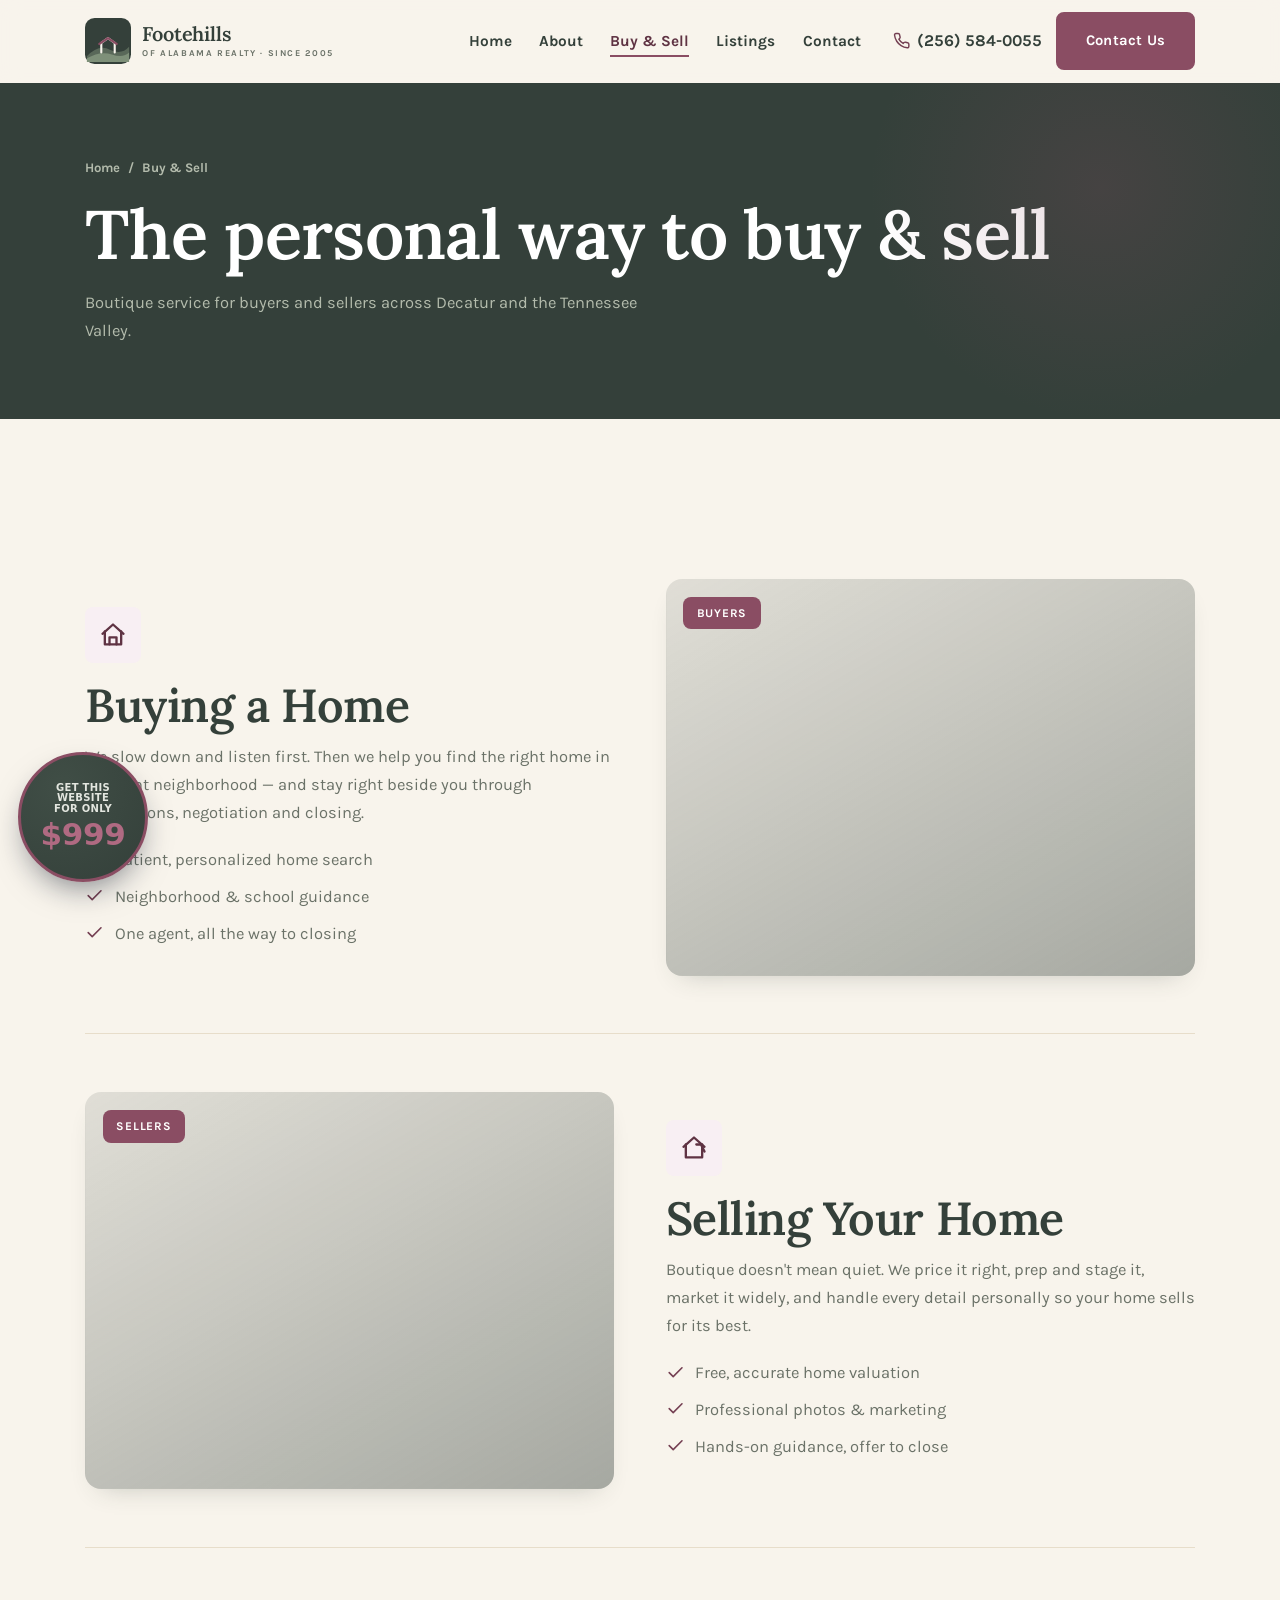
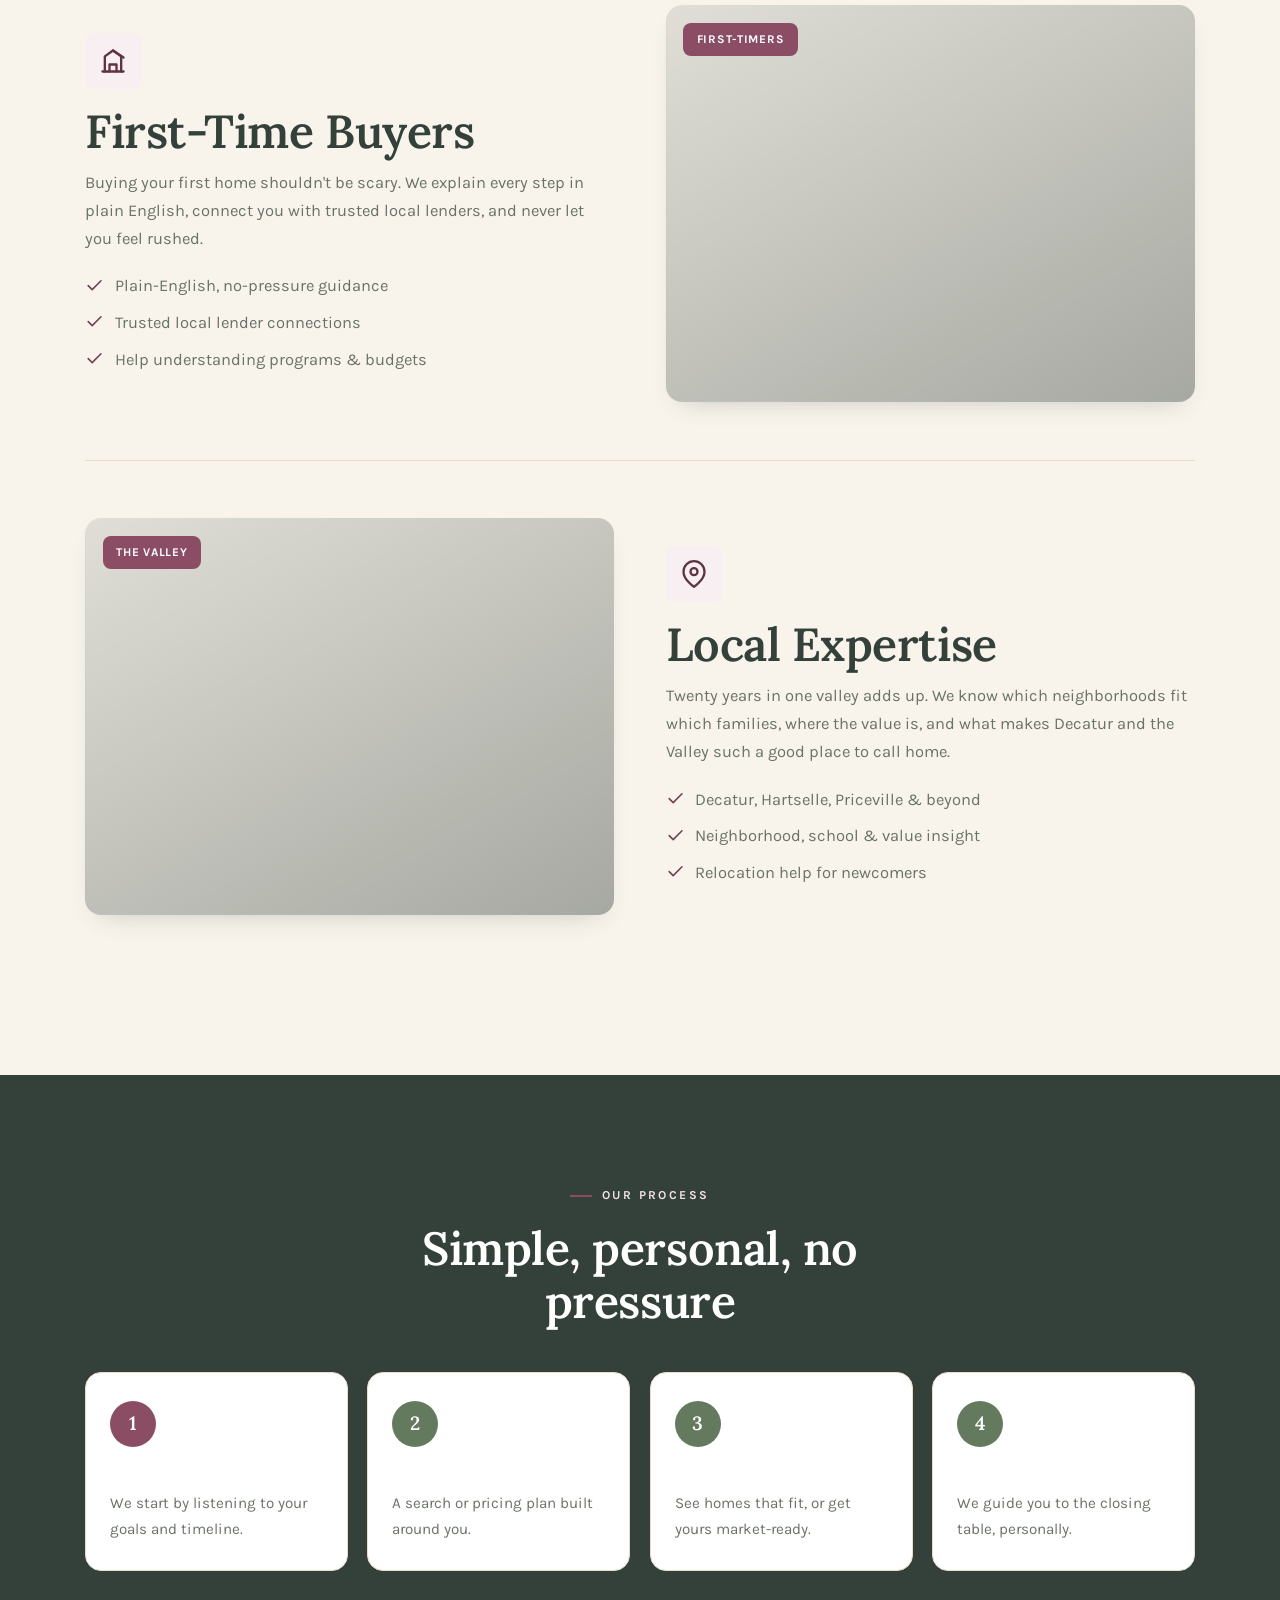
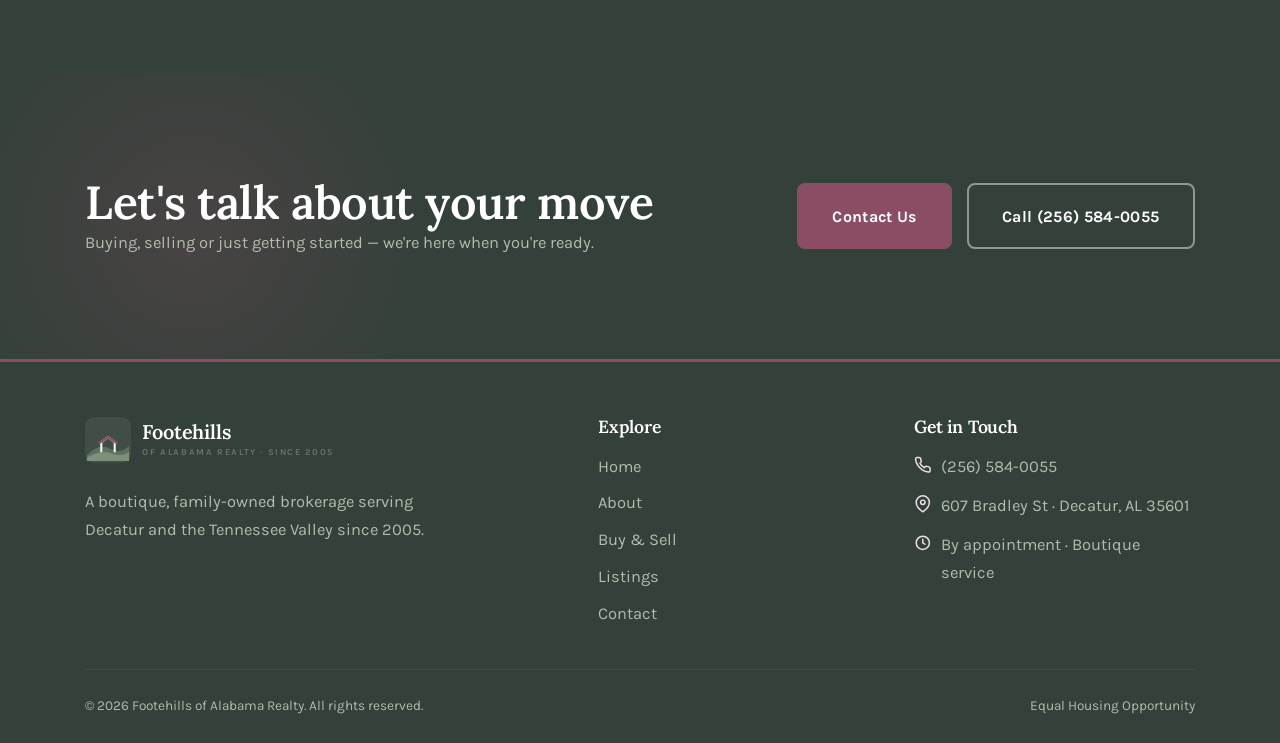
<file: services.html>
<!DOCTYPE html>
<html lang="en" class="no-js">
<head>
  <meta charset="UTF-8" />
  <meta name="viewport" content="width=device-width, initial-scale=1.0" />
  <title>Buying &amp; Selling | Footehills of Alabama Realty — Decatur, AL</title>
  <meta name="description" content="Personal help buying or selling a home, first-time-buyer guidance and true local expertise across Decatur and the Tennessee Valley. Call (256) 584-0055." />
  <meta name="theme-color" content="#34403a" />
  <link rel="icon" href="assets/icons/favicon.svg" type="image/svg+xml" />
  <link rel="preconnect" href="https://fonts.googleapis.com" />
  <link rel="preconnect" href="https://fonts.gstatic.com" crossorigin />
  <link href="https://fonts.googleapis.com/css2?family=Lora:ital,wght@0,500;0,600;1,500&family=Karla:wght@400;500;600;700&display=swap" rel="stylesheet" />
  <link rel="stylesheet" href="css/style.css" />
</head>
<body>
  <a class="skip-link" href="#main">Skip to content</a>

  <header class="header">
    <div class="container">
      <nav class="nav" aria-label="Primary">
        <a href="index.html" class="logo" aria-label="Footehills of Alabama Realty — home">
          <svg class="logo__mark" viewBox="0 0 48 48" aria-hidden="true">
            <rect width="48" height="48" rx="10" fill="#34403a"/>
            <path d="M2 40 Q14 27 26 33 T46 30 V46 H2 Z" fill="#7e9079" opacity=".5"/>
            <path d="M2 42 Q16 34 28 38 T46 36 V46 H2 Z" fill="#7e9079"/>
            <path d="M17 36V26l7-5 7 5v10" fill="none" stroke="#f8f4ec" stroke-width="2.2" stroke-linejoin="round" stroke-linecap="round"/>
            <path d="M15 27l9-6 9 6" fill="none" stroke="#8a4d63" stroke-width="2.5" stroke-linejoin="round" stroke-linecap="round"/>
          </svg>
          <span class="logo__name">Footehills<small>of Alabama Realty · Since 2005</small></span>
        </a>
        <div class="nav__menu" id="nav-menu">
          <ul class="nav__links">
            <li><a class="nav__link" href="index.html">Home</a></li>
            <li><a class="nav__link" href="about.html">About</a></li>
            <li><a class="nav__link" href="services.html">Buy &amp; Sell</a></li>
            <li><a class="nav__link" href="gallery.html">Listings</a></li>
            <li><a class="nav__link" href="contact.html">Contact</a></li>
          </ul>
          <div class="nav__actions">
            <a href="tel:+12565840055" class="nav__phone" aria-label="Call (256) 584-0055">
              <svg viewBox="0 0 24 24" fill="none" stroke="currentColor" stroke-width="2" stroke-linecap="round" stroke-linejoin="round" aria-hidden="true"><path d="M22 16.92v3a2 2 0 0 1-2.18 2 19.79 19.79 0 0 1-8.63-3.07 19.5 19.5 0 0 1-6-6 19.79 19.79 0 0 1-3.07-8.67A2 2 0 0 1 4.11 2h3a2 2 0 0 1 2 1.72c.13.96.36 1.9.7 2.81a2 2 0 0 1-.45 2.11L8.09 9.91a16 16 0 0 0 6 6l1.27-1.27a2 2 0 0 1 2.11-.45c.91.34 1.85.57 2.81.7A2 2 0 0 1 22 16.92Z"/></svg>
              (256) 584-0055
            </a>
            <a href="contact.html" class="btn">Contact Us</a>
          </div>
        </div>
        <button class="nav__toggle" aria-label="Toggle menu" aria-controls="nav-menu" aria-expanded="false"><span></span></button>
      </nav>
    </div>
  </header>
  <div class="nav-scrim" aria-hidden="true"></div>

  <main id="main">
    <section class="pagehero">
      <div class="container pagehero__inner">
        <nav class="crumbs" aria-label="Breadcrumb"><a href="index.html">Home</a> / <span>Buy &amp; Sell</span></nav>
        <h1>The personal way to buy &amp; sell</h1>
        <p>Boutique service for buyers and sellers across Decatur and the Tennessee Valley.</p>
      </div>
    </section>

    <section class="section">
      <div class="container">

        <article class="svc reveal" id="buying">
          <div>
            <div class="svc__ic"><svg viewBox="0 0 24 24" fill="none" stroke="currentColor" stroke-width="2" stroke-linecap="round" stroke-linejoin="round"><path d="M3 11l9-8 9 8"/><path d="M5 9v11h14V9"/><path d="M9 20v-6h6v6"/></svg></div>
            <h2>Buying a Home</h2>
            <p class="muted">We slow down and listen first. Then we help you find the right home in the right neighborhood — and stay right beside you through inspections, negotiation and closing.</p>
            <ul class="ticks">
              <li><svg viewBox="0 0 24 24" fill="none" stroke="currentColor" stroke-width="2" stroke-linecap="round" stroke-linejoin="round"><polyline points="20 6 9 17 4 12"/></svg><span>Patient, personalized home search</span></li>
              <li><svg viewBox="0 0 24 24" fill="none" stroke="currentColor" stroke-width="2" stroke-linecap="round" stroke-linejoin="round"><polyline points="20 6 9 17 4 12"/></svg><span>Neighborhood &amp; school guidance</span></li>
              <li><svg viewBox="0 0 24 24" fill="none" stroke="currentColor" stroke-width="2" stroke-linecap="round" stroke-linejoin="round"><polyline points="20 6 9 17 4 12"/></svg><span>One agent, all the way to closing</span></li>
            </ul>
          </div>
          <div class="svc__media" style="background-image:linear-gradient(150deg,rgba(52,64,58,.12),rgba(52,64,58,.42)),url('https://images.unsplash.com/photo-1565829262357-bf9669de2295?w=1200&q=70&auto=format&fit=crop');background-size:cover;background-position:center"><span class="pill">Buyers</span></div>
        </article>

        <article class="svc reveal" id="selling">
          <div>
            <div class="svc__ic"><svg viewBox="0 0 24 24" fill="none" stroke="currentColor" stroke-width="2" stroke-linecap="round" stroke-linejoin="round"><path d="M3 11l9-8 9 8"/><path d="M5 9v11h14V9"/><path d="M14 9h4l3 6"/></svg></div>
            <h2>Selling Your Home</h2>
            <p class="muted">Boutique doesn't mean quiet. We price it right, prep and stage it, market it widely, and handle every detail personally so your home sells for its best.</p>
            <ul class="ticks">
              <li><svg viewBox="0 0 24 24" fill="none" stroke="currentColor" stroke-width="2" stroke-linecap="round" stroke-linejoin="round"><polyline points="20 6 9 17 4 12"/></svg><span>Free, accurate home valuation</span></li>
              <li><svg viewBox="0 0 24 24" fill="none" stroke="currentColor" stroke-width="2" stroke-linecap="round" stroke-linejoin="round"><polyline points="20 6 9 17 4 12"/></svg><span>Professional photos &amp; marketing</span></li>
              <li><svg viewBox="0 0 24 24" fill="none" stroke="currentColor" stroke-width="2" stroke-linecap="round" stroke-linejoin="round"><polyline points="20 6 9 17 4 12"/></svg><span>Hands-on guidance, offer to close</span></li>
            </ul>
          </div>
          <div class="svc__media" style="background-image:linear-gradient(150deg,rgba(52,64,58,.12),rgba(52,64,58,.42)),url('https://images.unsplash.com/photo-1591474200742-8e512e6f98f8?w=1200&q=70&auto=format&fit=crop');background-size:cover;background-position:center"><span class="pill">Sellers</span></div>
        </article>

        <article class="svc reveal" id="firsttime">
          <div>
            <div class="svc__ic"><svg viewBox="0 0 24 24" fill="none" stroke="currentColor" stroke-width="2" stroke-linecap="round" stroke-linejoin="round"><path d="M3 21h18"/><path d="M5 21V8l7-5 7 5v13"/><path d="M9 21v-6h6v6"/><path d="m12 3 9 6"/></svg></div>
            <h2>First-Time Buyers</h2>
            <p class="muted">Buying your first home shouldn't be scary. We explain every step in plain English, connect you with trusted local lenders, and never let you feel rushed.</p>
            <ul class="ticks">
              <li><svg viewBox="0 0 24 24" fill="none" stroke="currentColor" stroke-width="2" stroke-linecap="round" stroke-linejoin="round"><polyline points="20 6 9 17 4 12"/></svg><span>Plain-English, no-pressure guidance</span></li>
              <li><svg viewBox="0 0 24 24" fill="none" stroke="currentColor" stroke-width="2" stroke-linecap="round" stroke-linejoin="round"><polyline points="20 6 9 17 4 12"/></svg><span>Trusted local lender connections</span></li>
              <li><svg viewBox="0 0 24 24" fill="none" stroke="currentColor" stroke-width="2" stroke-linecap="round" stroke-linejoin="round"><polyline points="20 6 9 17 4 12"/></svg><span>Help understanding programs &amp; budgets</span></li>
            </ul>
          </div>
          <div class="svc__media" style="background-image:linear-gradient(150deg,rgba(52,64,58,.12),rgba(52,64,58,.42)),url('https://images.unsplash.com/photo-1571015614428-79fe0dac4748?w=1200&q=70&auto=format&fit=crop');background-size:cover;background-position:center"><span class="pill">First-Timers</span></div>
        </article>

        <article class="svc reveal" id="local" style="border-bottom:0">
          <div>
            <div class="svc__ic"><svg viewBox="0 0 24 24" fill="none" stroke="currentColor" stroke-width="2" stroke-linecap="round" stroke-linejoin="round"><path d="M21 10c0 7-9 13-9 13s-9-6-9-13a9 9 0 0 1 18 0Z"/><circle cx="12" cy="10" r="3"/></svg></div>
            <h2>Local Expertise</h2>
            <p class="muted">Twenty years in one valley adds up. We know which neighborhoods fit which families, where the value is, and what makes Decatur and the Valley such a good place to call home.</p>
            <ul class="ticks">
              <li><svg viewBox="0 0 24 24" fill="none" stroke="currentColor" stroke-width="2" stroke-linecap="round" stroke-linejoin="round"><polyline points="20 6 9 17 4 12"/></svg><span>Decatur, Hartselle, Priceville &amp; beyond</span></li>
              <li><svg viewBox="0 0 24 24" fill="none" stroke="currentColor" stroke-width="2" stroke-linecap="round" stroke-linejoin="round"><polyline points="20 6 9 17 4 12"/></svg><span>Neighborhood, school &amp; value insight</span></li>
              <li><svg viewBox="0 0 24 24" fill="none" stroke="currentColor" stroke-width="2" stroke-linecap="round" stroke-linejoin="round"><polyline points="20 6 9 17 4 12"/></svg><span>Relocation help for newcomers</span></li>
            </ul>
          </div>
          <div class="svc__media" style="background-image:linear-gradient(150deg,rgba(52,64,58,.12),rgba(52,64,58,.42)),url('https://images.unsplash.com/photo-1617214933580-906ec0b1e41d?w=1200&q=70&auto=format&fit=crop');background-size:cover;background-position:center"><span class="pill">The Valley</span></div>
        </article>
      </div>
    </section>

    <!-- PROCESS -->
    <section class="section section--ink">
      <div class="container">
        <div class="section-head section-head--center reveal">
          <span class="eyebrow eyebrow--light eyebrow--center">Our Process</span>
          <h2 style="margin-top:1rem;color:#fff">Simple, personal, no pressure</h2>
        </div>
        <div class="steps">
          <div class="step reveal"><div class="step__n">1</div><h3>Sit Down</h3><p>We start by listening to your goals and timeline.</p></div>
          <div class="step reveal" data-delay="1"><div class="step__n">2</div><h3>Plan</h3><p>A search or pricing plan built around you.</p></div>
          <div class="step reveal" data-delay="2"><div class="step__n">3</div><h3>Tour &amp; List</h3><p>See homes that fit, or get yours market-ready.</p></div>
          <div class="step reveal" data-delay="3"><div class="step__n">4</div><h3>Close</h3><p>We guide you to the closing table, personally.</p></div>
        </div>
      </div>
    </section>

    <section class="section cta">
      <div class="container cta__inner">
        <div class="reveal">
          <h2>Let's talk about your move</h2>
          <p>Buying, selling or just getting started — we're here when you're ready.</p>
        </div>
        <div class="hero__actions reveal" data-delay="1">
          <a href="contact.html" class="btn btn--lg">Contact Us</a>
          <a href="tel:+12565840055" class="btn btn--ghost-light btn--lg">Call (256) 584-0055</a>
        </div>
      </div>
    </section>
  </main>

  <footer class="footer">
    <div class="container">
      <div class="footer__grid">
        <div class="footer__about">
          <a href="index.html" class="logo" aria-label="Footehills of Alabama Realty — home">
            <svg class="logo__mark" viewBox="0 0 48 48" aria-hidden="true">
              <rect width="48" height="48" rx="10" fill="#404e46"/>
              <path d="M2 40 Q14 27 26 33 T46 30 V46 H2 Z" fill="#7e9079" opacity=".5"/>
              <path d="M2 42 Q16 34 28 38 T46 36 V46 H2 Z" fill="#7e9079"/>
              <path d="M17 36V26l7-5 7 5v10" fill="none" stroke="#f8f4ec" stroke-width="2.2" stroke-linejoin="round" stroke-linecap="round"/>
              <path d="M15 27l9-6 9 6" fill="none" stroke="#8a4d63" stroke-width="2.5" stroke-linejoin="round" stroke-linecap="round"/>
            </svg>
            <span class="logo__name">Footehills<small>of Alabama Realty · Since 2005</small></span>
          </a>
          <p>A boutique, family-owned brokerage serving Decatur and the Tennessee Valley since 2005.</p>
        </div>
        <div>
          <h4>Explore</h4>
          <ul class="footer__links">
            <li><a href="index.html">Home</a></li>
            <li><a href="about.html">About</a></li>
            <li><a href="services.html">Buy &amp; Sell</a></li>
            <li><a href="gallery.html">Listings</a></li>
            <li><a href="contact.html">Contact</a></li>
          </ul>
        </div>
        <div>
          <h4>Get in Touch</h4>
          <ul class="footer__contact">
            <li><svg viewBox="0 0 24 24" fill="none" stroke="currentColor" stroke-width="2" stroke-linecap="round" stroke-linejoin="round"><path d="M22 16.92v3a2 2 0 0 1-2.18 2 19.79 19.79 0 0 1-8.63-3.07 19.5 19.5 0 0 1-6-6 19.79 19.79 0 0 1-3.07-8.67A2 2 0 0 1 4.11 2h3a2 2 0 0 1 2 1.72c.13.96.36 1.9.7 2.81a2 2 0 0 1-.45 2.11L8.09 9.91a16 16 0 0 0 6 6l1.27-1.27a2 2 0 0 1 2.11-.45c.91.34 1.85.57 2.81.7A2 2 0 0 1 22 16.92Z"/></svg><a href="tel:+12565840055">(256) 584-0055</a></li>
            <li><svg viewBox="0 0 24 24" fill="none" stroke="currentColor" stroke-width="2" stroke-linecap="round" stroke-linejoin="round"><path d="M21 10c0 7-9 13-9 13s-9-6-9-13a9 9 0 0 1 18 0Z"/><circle cx="12" cy="10" r="3"/></svg><span>607 Bradley St · Decatur, AL 35601</span></li>
            <li><svg viewBox="0 0 24 24" fill="none" stroke="currentColor" stroke-width="2" stroke-linecap="round" stroke-linejoin="round"><circle cx="12" cy="12" r="9"/><polyline points="12 7 12 12 15 14"/></svg><span>By appointment · Boutique service</span></li>
          </ul>
        </div>
      </div>
      <div class="footer__bottom">
        <span>&copy; <span id="year">2026</span> Footehills of Alabama Realty. All rights reserved.</span>
        <span>Equal Housing Opportunity</span>
      </div>
    </div>
  </footer>

  <button class="to-top" aria-label="Back to top"><svg viewBox="0 0 24 24" fill="none" stroke="currentColor" stroke-width="2.4" stroke-linecap="round" stroke-linejoin="round" width="20" height="20"><polyline points="18 15 12 9 6 15"/></svg></button>
  <nav class="callbar" aria-label="Quick actions">
    <a href="tel:+12565840055"><svg viewBox="0 0 24 24" fill="none" stroke="currentColor" stroke-width="2" stroke-linecap="round" stroke-linejoin="round"><path d="M22 16.92v3a2 2 0 0 1-2.18 2 19.79 19.79 0 0 1-8.63-3.07 19.5 19.5 0 0 1-6-6 19.79 19.79 0 0 1-3.07-8.67A2 2 0 0 1 4.11 2h3a2 2 0 0 1 2 1.72c.13.96.36 1.9.7 2.81a2 2 0 0 1-.45 2.11L8.09 9.91a16 16 0 0 0 6 6l1.27-1.27a2 2 0 0 1 2.11-.45c.91.34 1.85.57 2.81.7A2 2 0 0 1 22 16.92Z"/></svg>Call</a>
    <a href="contact.html"><svg viewBox="0 0 24 24" fill="none" stroke="currentColor" stroke-width="2" stroke-linecap="round" stroke-linejoin="round"><path d="M14 2H6a2 2 0 0 0-2 2v16a2 2 0 0 0 2 2h12a2 2 0 0 0 2-2V8z"/><polyline points="14 2 14 8 20 8"/></svg>Contact</a>
  </nav>

  <script src="js/main.js" defer></script>

  <!-- aurora-cta : agency upsell button -->
  <a class="aurora-cta" href="https://auroraadv.co/?tab=wizard" target="_blank" rel="noopener" aria-label="Get this website for only $999 — built by Aurora">
    <span class="aurora-cta__top">Get this website<br>for only</span>
    <span class="aurora-cta__price">$999</span>
  </a>
  <style>
  .aurora-cta{position:fixed;left:18px;bottom:18px;z-index:58;width:130px;height:130px;border-radius:50%;display:flex;flex-direction:column;align-items:center;justify-content:center;text-align:center;gap:3px;padding:8px;background:radial-gradient(circle at 32% 26%,#404e46,#34403a);color:#fff;text-decoration:none;border:3px solid #8a4d63;box-shadow:0 14px 32px -10px rgba(15,23,42,.55);font-family:system-ui,-apple-system,"Segoe UI",Roboto,sans-serif;line-height:1.08;transition:transform .2s ease,box-shadow .2s ease;}
  .aurora-cta:hover{transform:translateY(-3px) scale(1.05);box-shadow:0 20px 40px -10px rgba(15,23,42,.6);}
  .aurora-cta:focus-visible{outline:3px solid #8a4d63;outline-offset:3px;}
  .aurora-cta__top{font-size:10px;font-weight:700;letter-spacing:.03em;text-transform:uppercase;color:#e3e6df;}
  .aurora-cta__price{font-size:31px;font-weight:800;color:#b06a82;letter-spacing:-.01em;}
  @media (max-width:760px){.aurora-cta{width:106px;height:106px;left:12px;bottom:68px;border-width:2px;}.aurora-cta__top{font-size:8.5px;}.aurora-cta__price{font-size:25px;}}
  @media (prefers-reduced-motion:reduce){.aurora-cta{transition:none;}}
  </style>
</body>
</html>
</file>
<file: css/style.css>
/* =====================================================================
   Footehills of Alabama Realty — "Boutique Foothills" design system
   Warm cream + refined plum + soft sage. Lora (serif) + Karla.
   A boutique Tennessee Valley brokerage (the Foote family, since 2005).
   ===================================================================== */

/* ----------------------------- Tokens ------------------------------ */
:root {
  /* Brand */
  --ink:       #34403a;   /* deep warm green-charcoal (text + dark) */
  --ink-2:     #404e46;
  --ink-3:     #51625a;
  --plum:      #8a4d63;   /* refined berry/plum accent */
  --plum-600:  #743f52;
  --plum-700:  #5f3343;
  --plum-100:  #efe0e6;
  --plum-50:   #f8eff3;
  --sage:      #7e9079;   /* soft supporting sage */
  --sage-600:  #647a5f;
  --sage-100:  #e6ece2;
  --sage-50:   #f1f4ee;

  /* Neutrals */
  --cream:     #f8f4ec;   /* warm canvas */
  --sand:      #ece3d1;   /* surface */
  --white:     #ffffff;
  --line:      #e7ddca;
  --line-dark: #404d44;

  /* Text */
  --text:      #303a32;
  --muted:     #6b7268;
  --on-dark:   #eef0e9;
  --on-dark-mut:#b3bbac;

  /* System */
  --radius:    8px;
  --radius-lg: 16px;
  --shadow:    0 24px 50px -28px rgba(48,58,50,.4);
  --shadow-sm: 0 12px 26px -16px rgba(48,58,50,.3);
  --shadow-plum:0 16px 30px -14px rgba(138,77,99,.4);
  --container: 1180px;
  --gutter:    clamp(1.1rem, 4vw, 2.2rem);
  --ease:      cubic-bezier(.2,.65,.25,1);

  --ff-display:"Lora", Georgia, "Times New Roman", serif;
  --ff-body:   "Karla", system-ui, -apple-system, "Segoe UI", sans-serif;
}

/* ----------------------------- Reset ------------------------------- */
*, *::before, *::after { box-sizing: border-box; }
* { margin: 0; }
html { scroll-behavior: smooth; -webkit-text-size-adjust: 100%; }
@media (prefers-reduced-motion: reduce) {
  html { scroll-behavior: auto; }
  *, *::before, *::after { animation-duration: .001ms !important; transition-duration: .001ms !important; }
}
body {
  font-family: var(--ff-body);
  color: var(--text);
  background: var(--cream);
  line-height: 1.7;
  font-size: 1.03rem;
  -webkit-font-smoothing: antialiased;
  text-rendering: optimizeLegibility;
}
img, svg, picture, iframe { display: block; max-width: 100%; }
a { color: inherit; text-decoration: none; }
button { font: inherit; cursor: pointer; border: 0; background: none; color: inherit; }
input, textarea, select { font: inherit; color: inherit; }
ul { list-style: none; padding: 0; }
::selection { background: var(--plum); color: #fff; }
:focus-visible { outline: 3px solid var(--plum); outline-offset: 2px; border-radius: 3px; }

/* --------------------------- Typography ---------------------------- */
h1, h2, h3, h4, .display {
  font-family: var(--ff-display);
  font-weight: 600;
  line-height: 1.14;
  letter-spacing: -0.01em;
  color: var(--ink);
}
h1 { font-size: clamp(2.5rem, 5.4vw, 4.3rem); font-weight: 600; }
h2 { font-size: clamp(1.9rem, 4vw, 2.9rem); }
h3 { font-size: clamp(1.2rem, 2vw, 1.5rem); }
p { max-width: 64ch; }
em { font-style: italic; color: var(--plum-700); }
strong { font-weight: 700; }
.hl { color: var(--plum-600); }

.eyebrow {
  display: inline-flex; align-items: center; gap: .6rem;
  font-family: var(--ff-body); font-weight: 700; font-size: .76rem;
  text-transform: uppercase; letter-spacing: .2em; color: var(--plum-600);
}
.eyebrow::before { content: ""; width: 22px; height: 2px; background: var(--plum); }
.eyebrow--center { justify-content: center; }
.eyebrow--light { color: var(--plum-100); }
.lead { font-size: 1.18rem; color: var(--muted); }

/* --------------------------- Layout -------------------------------- */
.container { width: 100%; max-width: var(--container); margin-inline: auto; padding-inline: var(--gutter); }
.section { padding-block: clamp(3.6rem, 8vw, 6.5rem); }
.section--tight { padding-block: clamp(2.4rem, 5vw, 3.6rem); }
.section--sand { background: var(--sand); }
.section--ink { background: var(--ink); color: var(--on-dark); }
.section--ink h1, .section--ink h2, .section--ink h3 { color: #fff; }
.section--ink .lead, .section--ink .muted { color: var(--on-dark-mut); }
.section-head { max-width: 58ch; margin-bottom: 2.8rem; }
.section-head--center { margin-inline: auto; text-align: center; }
.section-head p { margin-top: .9rem; }
.split { display: grid; gap: clamp(2rem,5vw,4rem); align-items: center; }
@media (min-width: 900px) { .split { grid-template-columns: 1fr 1fr; } .split--wide-left { grid-template-columns: 1.1fr .9fr; } }
.muted { color: var(--muted); }

/* --------------------------- Buttons ------------------------------- */
.btn {
  --bg: var(--plum); --fg: #fff;
  display: inline-flex; align-items: center; gap: .55rem;
  background: var(--bg); color: var(--fg);
  font-family: var(--ff-body); font-weight: 700; font-size: .92rem; letter-spacing: .02em;
  padding: .92rem 1.7rem; border-radius: var(--radius); border: 2px solid var(--bg);
  transition: transform .18s var(--ease), background .18s var(--ease), box-shadow .18s var(--ease), color .18s var(--ease), border-color .18s var(--ease);
}
.btn:hover { transform: translateY(-2px); background: var(--plum-600); border-color: var(--plum-600); box-shadow: var(--shadow-plum); }
.btn--ink { --bg: var(--ink); border-color: var(--ink); }
.btn--ink:hover { background: var(--ink-2); border-color: var(--ink-2); box-shadow: var(--shadow); }
.btn--ghost { --bg: transparent; --fg: var(--ink); border-color: var(--line); }
.btn--ghost:hover { background: var(--ink); color: #fff; border-color: var(--ink); box-shadow: none; }
.btn--ghost-light { --bg: transparent; --fg: #fff; border-color: rgba(255,255,255,.45); }
.btn--ghost-light:hover { background: #fff; color: var(--ink); border-color: #fff; box-shadow: none; }
.btn--lg { padding: 1.08rem 2.1rem; font-size: 1rem; }
.btn svg { width: 1.1em; height: 1.1em; }

/* --------------------------- Header / Nav -------------------------- */
.header { position: sticky; top: 0; z-index: 60; background: rgba(248,244,236,.92); backdrop-filter: blur(10px); border-bottom: 1px solid transparent; transition: border-color .3s var(--ease), box-shadow .3s var(--ease); }
.header.is-stuck { border-bottom-color: var(--line); box-shadow: 0 10px 30px -22px rgba(48,58,50,.3); }
.nav { display: flex; align-items: center; justify-content: space-between; gap: 1.2rem; height: 82px; }
.logo { display: inline-flex; align-items: center; gap: .7rem; color: var(--ink); }
.logo__mark { width: 46px; height: 46px; flex: none; }
.logo__name { font-family: var(--ff-display); font-weight: 600; font-size: 1.24rem; letter-spacing: -.01em; line-height: 1.04; }
.logo__name small { display: block; font-family: var(--ff-body); font-size: .56rem; font-weight: 700; letter-spacing: .18em; text-transform: uppercase; color: var(--muted); margin-top: .3rem; }

.nav__menu { display: flex; align-items: center; gap: 2rem; }
.nav__links { display: flex; align-items: center; gap: 1.7rem; }
.nav__link { font-family: var(--ff-body); font-weight: 700; font-size: .96rem; color: var(--ink); position: relative; padding: .3rem 0; transition: color .2s var(--ease); }
.nav__link::after { content: ""; position: absolute; left: 0; bottom: -2px; width: 0; height: 2px; background: var(--plum); transition: width .22s var(--ease); }
.nav__link:hover { color: var(--plum-700); }
.nav__link:hover::after, .nav__link.is-active::after { width: 100%; }
.nav__link.is-active { color: var(--plum-700); }
.nav__actions { display: flex; align-items: center; gap: .9rem; }
.nav__phone { display: inline-flex; align-items: center; gap: .45rem; font-family: var(--ff-body); font-weight: 700; color: var(--ink); }
.nav__phone svg { width: 1.05em; color: var(--plum-600); }

.nav__toggle { display: none; width: 46px; height: 46px; border-radius: var(--radius); border: 1px solid var(--line); background: var(--white); position: relative; }
.nav__toggle span, .nav__toggle span::before, .nav__toggle span::after { content: ""; position: absolute; left: 50%; top: 50%; width: 22px; height: 2.4px; background: var(--ink); border-radius: 2px; transform: translate(-50%,-50%); transition: transform .25s var(--ease), opacity .25s var(--ease); }
.nav__toggle span::before { transform: translate(-50%,-7px); }
.nav__toggle span::after  { transform: translate(-50%,7px); }
.nav__toggle[aria-expanded="true"] span { background: transparent; }
.nav__toggle[aria-expanded="true"] span::before { transform: translate(-50%,0) rotate(45deg); }
.nav__toggle[aria-expanded="true"] span::after  { transform: translate(-50%,0) rotate(-45deg); }

@media (max-width: 940px) {
  .nav__toggle { display: block; z-index: 70; }
  .nav__menu { position: fixed; inset: 0 0 0 auto; width: min(84vw, 350px); flex-direction: column; align-items: flex-start; justify-content: center; gap: 2rem; background: var(--white); padding: 5rem 2rem; box-shadow: var(--shadow); transform: translateX(100%); transition: transform .32s var(--ease); z-index: 65; }
  .nav__menu.is-open { transform: translateX(0); }
  .nav__links { flex-direction: column; align-items: flex-start; gap: 1.3rem; }
  .nav__link { font-size: 1.1rem; }
  .nav__actions { flex-direction: column; align-items: flex-start; gap: 1rem; width: 100%; }
  .nav__actions .btn { width: 100%; justify-content: center; }
  .nav-scrim { position: fixed; inset: 0; background: rgba(30,36,30,.5); opacity: 0; visibility: hidden; transition: opacity .3s; z-index: 64; }
  .nav-scrim.is-open { opacity: 1; visibility: visible; }
}

/* ----------------------------- Hero -------------------------------- */
.hero { position: relative; background: var(--ink); color: var(--on-dark); overflow: hidden; }
.hero::after { content: ""; position: absolute; right: -8%; top: -25%; width: 46%; aspect-ratio: 1; background: radial-gradient(circle, rgba(138,77,99,.22), transparent 64%); }
.hero__inner { position: relative; display: grid; gap: clamp(2rem,5vw,3.5rem); align-items: center; padding-block: clamp(3.4rem,8vw,5.5rem); }
@media (min-width: 940px) { .hero__inner { grid-template-columns: 1.05fr .95fr; } }
.hero__copy { display: grid; gap: 1.4rem; }
.hero h1 { color: #fff; }
.hero h1 em { color: var(--plum-100); }
.hero__lead { font-size: 1.2rem; color: var(--on-dark-mut); max-width: 46ch; }
.hero__actions { display: flex; flex-wrap: wrap; gap: .9rem; align-items: center; }
.hero__chips { display: flex; flex-wrap: wrap; gap: .6rem 1.4rem; margin-top: .2rem; }
.hero__chip { display: inline-flex; align-items: center; gap: .5rem; font-weight: 700; font-size: .88rem; color: var(--on-dark); }
.hero__chip svg { width: 1.05em; color: var(--plum-100); }
.hero__visual { position: relative; }
.hero__img { aspect-ratio: 4/4.2; border-radius: var(--radius-lg); overflow: hidden; background: linear-gradient(155deg,#7e9079,#3a4a3c); border: 1px solid var(--line-dark); box-shadow: var(--shadow); }
.hero__card { position: absolute; left: -1.1rem; bottom: 1.4rem; background: var(--white); color: var(--text); border-radius: var(--radius-lg); padding: 1rem 1.2rem; box-shadow: var(--shadow); display: grid; gap: .15rem; }
.hero__card b { font-family: var(--ff-display); font-size: 1.4rem; color: var(--ink); }
.hero__card span { font-size: .8rem; color: var(--muted); }

/* --------------------------- Search bar ---------------------------- */
.searchbar { background: var(--white); border-radius: var(--radius-lg); box-shadow: var(--shadow); padding: .7rem; display: grid; gap: .6rem; }
@media (min-width: 720px) { .searchbar { grid-template-columns: 1.4fr 1fr 1fr auto; align-items: stretch; } }
.searchbar__field { display: grid; gap: .15rem; padding: .35rem .8rem; }
.searchbar__field + .searchbar__field { border-left: 1px solid var(--line); }
@media (max-width: 719px) { .searchbar__field + .searchbar__field { border-left: 0; border-top: 1px solid var(--line); } }
.searchbar__field label { font-size: .68rem; text-transform: uppercase; letter-spacing: .12em; font-weight: 700; color: var(--muted); }
.searchbar__field select, .searchbar__field input { border: 0; background: transparent; padding: .2rem 0; font-weight: 700; color: var(--ink); outline: none; }
.searchbar .btn { justify-content: center; }

/* --------------------------- Communities --------------------------- */
.communities { display: grid; gap: 1.3rem; grid-template-columns: repeat(auto-fit, minmax(240px,1fr)); }
.community { position: relative; aspect-ratio: 4/3.4; border-radius: var(--radius-lg); overflow: hidden; display: grid; align-content: end; padding: 1.4rem; color: #fff; background-size: cover; background-position: center; transition: transform .25s var(--ease); }
.community::before { content: ""; position: absolute; inset: 0; background: linear-gradient(180deg, rgba(30,36,30,.05) 30%, rgba(28,34,28,.84)); }
.community > * { position: relative; }
.community:hover { transform: translateY(-5px); }
.community h3 { color: #fff; font-size: 1.4rem; }
.community span { font-size: .85rem; color: var(--on-dark-mut); display: inline-flex; align-items: center; gap: .4rem; margin-top: .2rem; }
.community span svg { width: 1em; color: var(--plum-100); }
.c-1 { background-image: linear-gradient(155deg,#7e9079,#384a3a); }
.c-2 { background-image: linear-gradient(155deg,#90876b,#403a26); }
.c-3 { background-image: linear-gradient(155deg,#6f8a7a,#2e4238); }
.c-4 { background-image: linear-gradient(155deg,#9a7280,#46303a); }

/* --------------------------- Property cards ------------------------ */
.properties { display: grid; gap: 1.4rem; grid-template-columns: repeat(auto-fill, minmax(290px,1fr)); }
.property { background: var(--white); border: 1px solid var(--line); border-radius: var(--radius-lg); overflow: hidden; transition: transform .2s var(--ease), box-shadow .2s var(--ease); }
.property:hover { transform: translateY(-5px); box-shadow: var(--shadow); }
.property.is-hidden { display: none; }
.property__media { aspect-ratio: 16/11; position: relative; background-size: cover; background-position: center; }
.property__badge { position: absolute; left: .8rem; top: .8rem; background: var(--plum); color: #fff; font-weight: 700; font-size: .72rem; text-transform: uppercase; letter-spacing: .06em; padding: .3rem .7rem; border-radius: var(--radius); }
.property__badge--sold { background: var(--ink); }
.property__badge--new { background: var(--sage-600); }
.property__body { padding: 1.2rem 1.3rem 1.4rem; }
.property__price { font-family: var(--ff-display); font-weight: 600; font-size: 1.5rem; color: var(--ink); }
.property__addr { color: var(--muted); font-size: .94rem; margin-top: .15rem; }
.property__meta { display: flex; flex-wrap: wrap; gap: 1.1rem; margin-top: .9rem; padding-top: .9rem; border-top: 1px solid var(--line); font-size: .88rem; color: var(--text); }
.property__meta span { display: inline-flex; align-items: center; gap: .35rem; }
.property__meta svg { width: 1.1em; color: var(--plum-600); }
.p-1 { background-image: linear-gradient(155deg,#869578,#3c4a3a); }
.p-2 { background-image: linear-gradient(155deg,#9a8f72,#43402b); }
.p-3 { background-image: linear-gradient(155deg,#789082,#324640); }
.p-4 { background-image: linear-gradient(155deg,#a07a88,#48323c); }
.p-5 { background-image: linear-gradient(155deg,#8a9576,#3e4a32); }
.p-6 { background-image: linear-gradient(155deg,#90877a,#403a2e); }

/* --------------------------- Filters ------------------------------- */
.filters { display: flex; flex-wrap: wrap; gap: .6rem; margin-bottom: 2rem; }
.filter { font-family: var(--ff-body); font-weight: 700; font-size: .9rem; padding: .55rem 1.15rem; border-radius: var(--radius); border: 1px solid var(--line); background: var(--white); color: var(--ink); transition: all .2s var(--ease); }
.filter:hover { border-color: var(--plum); }
.filter.is-active { background: var(--ink); color: #fff; border-color: var(--ink); }

/* --------------------------- Duo (buy/sell) ------------------------ */
.duo { display: grid; gap: 1.4rem; }
@media (min-width: 800px) { .duo { grid-template-columns: 1fr 1fr; } }
.duo__card { background: var(--white); border: 1px solid var(--line); border-radius: var(--radius-lg); padding: 2rem 1.8rem; }
.duo__ic { width: 56px; height: 56px; border-radius: var(--radius); background: var(--plum-50); color: var(--plum-700); display: grid; place-items: center; margin-bottom: 1.1rem; }
.duo__ic svg { width: 28px; height: 28px; }
.duo__card h3 { font-size: 1.5rem; margin-bottom: .5rem; }
.duo__card p { color: var(--muted); }
.duo__card ul { display: grid; gap: .5rem; margin-top: 1rem; }
.duo__card li { display: grid; grid-template-columns: auto 1fr; gap: .6rem; color: var(--muted); font-size: .96rem; }
.duo__card li svg { width: 1.15rem; color: var(--plum-600); margin-top: .2rem; }

/* ---------------------------- Owner -------------------------------- */
.owner { display: grid; gap: clamp(1.6rem,4vw,3rem); align-items: center; }
@media (min-width: 820px) { .owner { grid-template-columns: .85fr 1.15fr; } }
.owner__photo { aspect-ratio: 1; border-radius: var(--radius-lg); overflow: hidden; background: linear-gradient(155deg,#9a7280,#46303a); box-shadow: var(--shadow); position: relative; }
.owner__photo .pill { position: absolute; left: 1rem; bottom: 1rem; background: var(--white); color: var(--ink); font-family: var(--ff-body); font-weight: 700; font-size: .82rem; padding: .4rem .85rem; border-radius: var(--radius); }
.owner__quote { font-family: var(--ff-display); font-weight: 500; font-style: italic; font-size: clamp(1.4rem,2.6vw,1.9rem); line-height: 1.35; color: var(--ink); }
.owner__by { margin-top: 1rem; font-family: var(--ff-body); font-weight: 700; }
.owner__by span { display: block; color: var(--muted); font-weight: 500; font-size: .9rem; }

/* --------------------------- Feature ------------------------------- */
.feature__media { position: relative; aspect-ratio: 5/4; border-radius: var(--radius-lg); overflow: hidden; background: linear-gradient(155deg,#7e9079,#384a3a); box-shadow: var(--shadow); }
.feature__media--2 { background: linear-gradient(155deg,#9a7280,#46303a); }
.feature__media .pill { position: absolute; left: 1.2rem; top: 1.2rem; background: var(--plum); color: #fff; font-family: var(--ff-body); font-weight: 700; font-size: .76rem; text-transform: uppercase; letter-spacing: .06em; padding: .45rem .9rem; border-radius: var(--radius); }
.checks { display: grid; gap: 1rem; margin-top: 1.6rem; }
.checks li { display: grid; grid-template-columns: auto 1fr; gap: .85rem; align-items: start; }
.checks .tick { width: 28px; height: 28px; border-radius: 50%; background: var(--plum-50); color: var(--plum-700); display: grid; place-items: center; flex: none; margin-top: .1rem; border: 1px solid var(--plum-100); }
.checks .tick svg { width: 15px; height: 15px; }
.checks b { font-family: var(--ff-display); font-weight: 600; font-size: 1.1rem; }
.checks span.t { display: block; color: var(--muted); font-size: .96rem; }

/* ----------------------------- Stats ------------------------------- */
.stats { display: grid; grid-template-columns: repeat(2,1fr); gap: 1.2rem; }
@media (min-width: 760px) { .stats { grid-template-columns: repeat(4,1fr); } }
.stat { text-align: center; padding: 1.6rem 1rem; background: var(--ink-2); border: 1px solid var(--line-dark); border-radius: var(--radius-lg); }
.stat__num { font-family: var(--ff-display); font-weight: 600; font-size: clamp(2rem,4.5vw,2.8rem); color: var(--plum-100); line-height: 1; }
.stat__num span { font-size: 1em; }
.stat__label { color: var(--on-dark-mut); font-size: .86rem; margin-top: .5rem; }

/* --------------------------- Valuation CTA ------------------------- */
.valuation { position: relative; background: linear-gradient(120deg, var(--ink), var(--ink-3)); color: var(--on-dark); border-radius: var(--radius-lg); overflow: hidden; padding: clamp(2rem,5vw,3.4rem); }
.valuation::before { content: ""; position: absolute; right: -6%; top: -50%; width: 40%; aspect-ratio: 1; background: radial-gradient(circle, rgba(138,77,99,.3), transparent 64%); }
.valuation__inner { position: relative; display: grid; gap: 1.4rem; align-items: center; }
@media (min-width: 820px) { .valuation__inner { grid-template-columns: 1.4fr auto; } }
.valuation h2 { color: #fff; }
.valuation p { color: var(--on-dark-mut); }

/* --------------------------- Reviews ------------------------------- */
.reviews { display: grid; gap: 1.3rem; grid-template-columns: repeat(auto-fit, minmax(285px,1fr)); }
.review { background: var(--white); border: 1px solid var(--line); border-radius: var(--radius-lg); padding: 1.8rem; }
.review__stars { color: var(--plum); letter-spacing: .1em; margin-bottom: .8rem; font-size: 1.05rem; }
.review p { color: var(--text); font-size: 1.02rem; font-style: italic; }
.review__by { display: flex; align-items: center; gap: .8rem; margin-top: 1.2rem; }
.review__av { width: 42px; height: 42px; border-radius: 50%; background: var(--plum-50); color: var(--plum-700); display: grid; place-items: center; font-family: var(--ff-display); font-weight: 600; }
.review__by b { font-family: var(--ff-display); display: block; font-size: 1.05rem; color: var(--ink); font-weight: 600; }
.review__by span { font-size: .84rem; color: var(--muted); }

/* ----------------------------- Steps ------------------------------- */
.steps { display: grid; gap: 1.2rem; grid-template-columns: repeat(auto-fit, minmax(210px,1fr)); }
.step { background: var(--white); border: 1px solid var(--line); border-radius: var(--radius-lg); padding: 1.7rem 1.5rem; }
.step__n { width: 46px; height: 46px; border-radius: 50%; background: var(--sage-600); color: #fff; display: grid; place-items: center; font-family: var(--ff-display); font-weight: 600; font-size: 1.2rem; margin-bottom: 1rem; }
.step:nth-child(1) .step__n { background: var(--plum); }
.step h3 { font-size: 1.22rem; margin-bottom: .4rem; }
.step p { color: var(--muted); font-size: .95rem; }

/* ----------------------------- Area -------------------------------- */
.area__chips { display: flex; flex-wrap: wrap; gap: .6rem; margin-top: 1.3rem; }
.area__chip { display: inline-flex; align-items: center; gap: .4rem; background: var(--white); border: 1px solid var(--line); padding: .5rem 1rem; border-radius: var(--radius); font-size: .9rem; font-weight: 700; }
.area__chip svg { width: 1em; color: var(--plum-600); }
.area__map { border-radius: var(--radius-lg); overflow: hidden; min-height: 320px; box-shadow: var(--shadow-sm); border: 1px solid var(--line); }
.area__map iframe { width: 100%; height: 100%; min-height: 320px; border: 0; filter: grayscale(.25) sepia(.08) contrast(1.03); }

/* ------------------------------ CTA -------------------------------- */
.cta { position: relative; background: var(--ink); color: #fff; overflow: hidden; }
.cta::before { content: ""; position: absolute; left: -6%; bottom: -50%; width: 42%; aspect-ratio: 1; background: radial-gradient(circle, rgba(138,77,99,.24), transparent 64%); }
.cta__inner { position: relative; display: grid; gap: 1.6rem; align-items: center; }
@media (min-width: 820px) { .cta__inner { grid-template-columns: 1.5fr auto; } }
.cta h2 { color: #fff; }
.cta p { color: var(--on-dark-mut); }

/* ------------------------- Page hero (inner) ----------------------- */
.pagehero { position: relative; background: var(--ink); color: var(--on-dark); padding-block: clamp(3rem,7vw,4.6rem); overflow: hidden; }
.pagehero::after { content: ""; position: absolute; right: -6%; top: -45%; width: 40%; aspect-ratio: 1; background: radial-gradient(circle, rgba(138,77,99,.2), transparent 64%); }
.pagehero__inner { position: relative; }
.pagehero h1 { color: #fff; }
.pagehero p { color: var(--on-dark-mut); margin-top: 1rem; max-width: 56ch; }
.crumbs { display: flex; gap: .5rem; align-items: center; font-family: var(--ff-body); font-weight: 700; font-size: .82rem; color: var(--on-dark-mut); margin-bottom: 1rem; }
.crumbs a:hover { color: var(--plum-100); }

/* ----------------------- Detailed service -------------------------- */
.svc { display: grid; gap: clamp(1.6rem,4vw,3.2rem); align-items: center; padding-block: clamp(2.4rem,5vw,3.6rem); border-bottom: 1px solid var(--line); scroll-margin-top: 100px; }
@media (min-width: 860px) { .svc { grid-template-columns: 1fr 1fr; } .svc:nth-child(even) .svc__media { order: -1; } }
.svc__media { aspect-ratio: 4/3; border-radius: var(--radius-lg); overflow: hidden; position: relative; background: linear-gradient(155deg,#7e9079,#384a3a); box-shadow: var(--shadow-sm); }
.svc__media .pill { position: absolute; left: 1.1rem; top: 1.1rem; background: var(--plum); color: #fff; font-family: var(--ff-body); font-weight: 700; font-size: .74rem; text-transform: uppercase; letter-spacing: .06em; padding: .4rem .85rem; border-radius: var(--radius); }
.svc__ic { width: 56px; height: 56px; border-radius: var(--radius); background: var(--plum-50); color: var(--plum-700); display: grid; place-items: center; margin-bottom: 1rem; }
.svc__ic svg { width: 28px; height: 28px; }
.svc h2 { margin-bottom: .7rem; }
.ticks { display: grid; gap: .55rem; margin-top: 1.2rem; }
.ticks li { display: grid; grid-template-columns: auto 1fr; gap: .65rem; color: var(--muted); align-items: start; }
.ticks svg { width: 1.2rem; height: 1.2rem; color: var(--plum-600); margin-top: .2rem; }

/* ------------------------------ Forms ------------------------------ */
.form { display: grid; gap: 1.1rem; }
.field { display: grid; gap: .4rem; }
.field label { font-family: var(--ff-body); font-weight: 700; font-size: .84rem; }
.field label .req { color: var(--plum-600); }
.field input, .field select, .field textarea { background: var(--white); border: 1px solid var(--line); border-radius: var(--radius); padding: .85rem 1rem; transition: border-color .2s var(--ease), box-shadow .2s var(--ease); }
.field textarea { resize: vertical; min-height: 130px; }
.field input:focus, .field select:focus, .field textarea:focus { outline: none; border-color: var(--plum); box-shadow: 0 0 0 3px var(--plum-50); }
.field.is-invalid input, .field.is-invalid select, .field.is-invalid textarea { border-color: #c0564f; box-shadow: 0 0 0 3px rgba(192,86,79,.14); }
.field__error { color: #a6402f; font-size: .82rem; min-height: 1em; }
.form__row { display: grid; gap: 1.1rem; }
@media (min-width: 600px) { .form__row { grid-template-columns: 1fr 1fr; } }
.form__success { display: none; background: var(--plum-50); border: 1px solid var(--plum); border-left-width: 4px; border-radius: var(--radius-lg); padding: 1.1rem 1.3rem; }
.form__success.is-visible { display: block; }
.form__success strong { font-family: var(--ff-display); }

/* ----------------------------- FAQ --------------------------------- */
.faq { display: grid; gap: .8rem; }
.faq__item { background: var(--white); border: 1px solid var(--line); border-radius: var(--radius); overflow: hidden; }
.faq__q { width: 100%; text-align: left; display: flex; align-items: center; justify-content: space-between; gap: 1rem; padding: 1.15rem 1.3rem; font-family: var(--ff-display); font-weight: 600; font-size: 1.12rem; color: var(--ink); }
.faq__q .ic { width: 1.4rem; height: 1.4rem; flex: none; color: var(--plum-600); transition: transform .25s var(--ease); }
.faq__item.is-open .faq__q .ic { transform: rotate(45deg); }
.faq__a { max-height: 0; overflow: hidden; transition: max-height .3s var(--ease); }
.faq__a p { padding: 0 1.3rem 1.2rem; color: var(--muted); }

/* ----------------------------- Footer ------------------------------ */
.footer { background: var(--ink); color: var(--on-dark-mut); padding-block: 3.4rem 1.6rem; border-top: 3px solid var(--plum); }
.footer__grid { display: grid; gap: 2.2rem; grid-template-columns: 1fr; }
@media (min-width: 760px) { .footer__grid { grid-template-columns: 1.7fr 1fr 1fr; } }
.footer .logo { color: #fff; }
.footer__about p { margin-top: 1rem; max-width: 34ch; }
.footer h4 { color: #fff; font-family: var(--ff-display); font-size: 1.1rem; margin-bottom: 1rem; }
.footer__links { display: grid; gap: .55rem; }
.footer__links a:hover, .footer__contact a:hover { color: var(--plum-100); }
.footer__contact { display: grid; gap: .7rem; }
.footer__contact li { display: flex; gap: .6rem; align-items: flex-start; }
.footer__contact svg { width: 1.1rem; height: 1.1rem; color: var(--plum-100); flex: none; margin-top: .2rem; }
.footer__bottom { border-top: 1px solid var(--line-dark); margin-top: 2.6rem; padding-top: 1.5rem; display: flex; flex-wrap: wrap; gap: .5rem 1.5rem; justify-content: space-between; font-size: .85rem; }

/* ------------------------ Back to top + call bar ------------------- */
.to-top { position: fixed; right: 1.1rem; bottom: 5.4rem; z-index: 55; width: 48px; height: 48px; border-radius: 50%; background: var(--ink); color: #fff; display: grid; place-items: center; box-shadow: var(--shadow); opacity: 0; visibility: hidden; transform: translateY(10px); transition: all .25s var(--ease); }
.to-top:hover { background: var(--plum); }
.to-top.is-visible { opacity: 1; visibility: visible; transform: translateY(0); }
@media (min-width: 760px) { .to-top { bottom: 1.4rem; } }

.callbar { position: fixed; left: 0; right: 0; bottom: 0; z-index: 56; display: grid; grid-template-columns: 1fr 1fr; background: var(--white); border-top: 1px solid var(--line); }
.callbar a { display: flex; align-items: center; justify-content: center; gap: .5rem; padding: .95rem; font-family: var(--ff-body); font-weight: 700; font-size: .92rem; color: var(--ink); }
.callbar a + a { background: var(--plum); color: #fff; }
.callbar svg { width: 1.1em; height: 1.1em; }
@media (min-width: 760px) { .callbar { display: none; } }
@media (max-width: 759px) { body { padding-bottom: 56px; } }

/* ------------------------- Reveal animation ------------------------ */
.reveal { opacity: 0; transform: translateY(24px); transition: opacity .7s var(--ease), transform .7s var(--ease); }
.reveal.is-in { opacity: 1; transform: none; }
.reveal[data-delay="1"] { transition-delay: .09s; }
.reveal[data-delay="2"] { transition-delay: .18s; }
.reveal[data-delay="3"] { transition-delay: .27s; }
.no-js .reveal { opacity: 1; transform: none; }

/* ------------------------------ Utils ------------------------------ */
.text-center { text-align: center; }
.mt-2 { margin-top: 2rem; }
.sr-only { position: absolute; width: 1px; height: 1px; padding: 0; margin: -1px; overflow: hidden; clip: rect(0,0,0,0); white-space: nowrap; border: 0; }
.skip-link { position: absolute; left: .5rem; top: -3.5rem; background: var(--plum); color: #fff; padding: .6rem 1rem; border-radius: var(--radius); z-index: 100; font-family: var(--ff-body); font-weight: 700; transition: top .2s; }
.skip-link:focus { top: .5rem; }

/* ===== Real photography (Aurora) ===== */
.hero__img{background-image:url('https://images.unsplash.com/photo-1505843513577-22bb7d21e455?w=1200&q=70&auto=format&fit=crop');background-size:cover;background-position:center;}
.p-1{background-image:url('https://images.unsplash.com/photo-1565829262357-bf9669de2295?w=1200&q=70&auto=format&fit=crop');background-size:cover;background-position:center;}
.p-2{background-image:url('https://images.unsplash.com/photo-1571015614428-79fe0dac4748?w=1200&q=70&auto=format&fit=crop');background-size:cover;background-position:center;}
.p-3{background-image:url('https://images.unsplash.com/photo-1591474200742-8e512e6f98f8?w=1200&q=70&auto=format&fit=crop');background-size:cover;background-position:center;}
.p-4{background-image:url('https://images.unsplash.com/photo-1512917774080-9991f1c4c750?w=1200&q=70&auto=format&fit=crop');background-size:cover;background-position:center;}
.p-5{background-image:url('https://images.unsplash.com/photo-1547737412-945656bfa156?w=1200&q=70&auto=format&fit=crop');background-size:cover;background-position:center;}
.p-6{background-image:url('https://images.unsplash.com/photo-1613977257592-4871e5fcd7c4?w=1200&q=70&auto=format&fit=crop');background-size:cover;background-position:center;}
.c-1{background-image:url('https://images.unsplash.com/photo-1603298108410-e6f28ad2708d?w=1200&q=70&auto=format&fit=crop');background-size:cover;background-position:center;}
.c-2{background-image:url('https://images.unsplash.com/photo-1516156008625-3a9d6067fab5?w=1200&q=70&auto=format&fit=crop');background-size:cover;background-position:center;}
.c-3{background-image:url('https://images.unsplash.com/photo-1617214933580-906ec0b1e41d?w=1200&q=70&auto=format&fit=crop');background-size:cover;background-position:center;}
.c-4{background-image:url('https://images.unsplash.com/photo-1565829262357-bf9669de2295?w=1200&q=70&auto=format&fit=crop');background-size:cover;background-position:center;}
</file>
